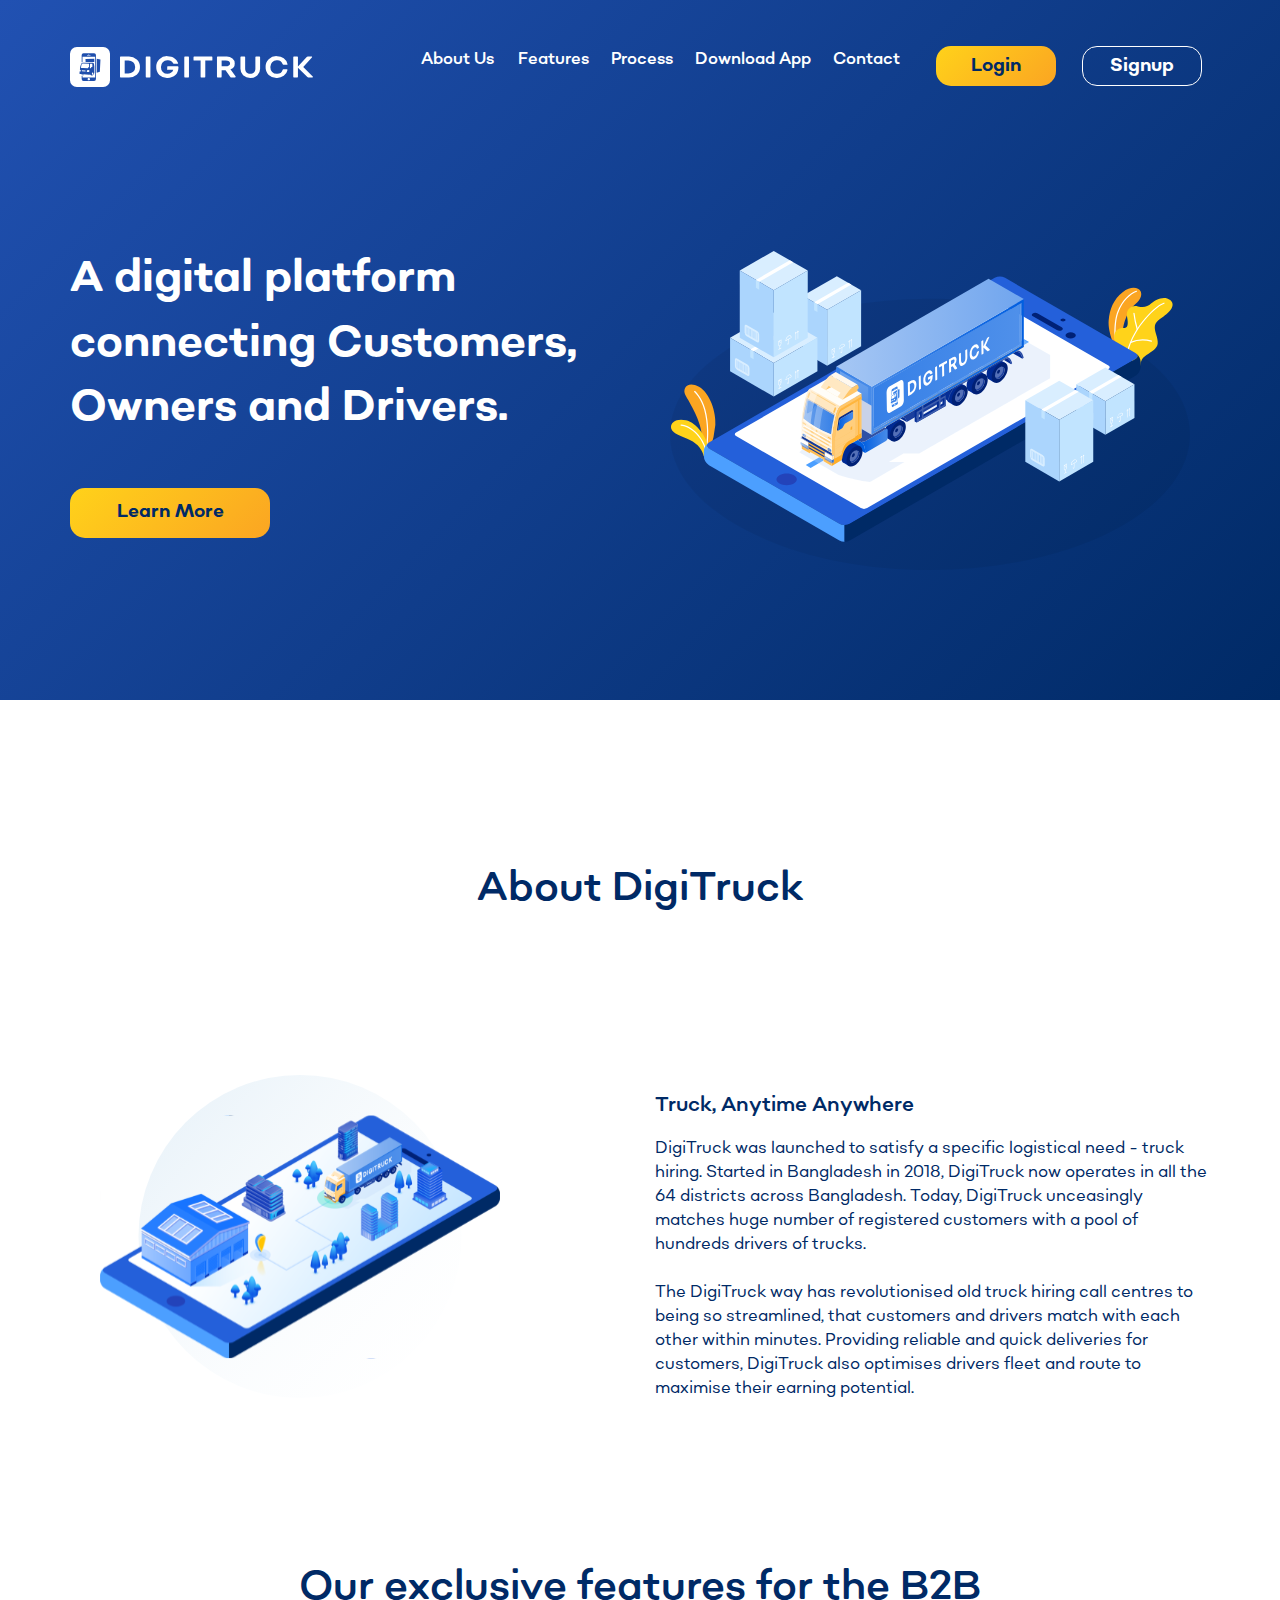
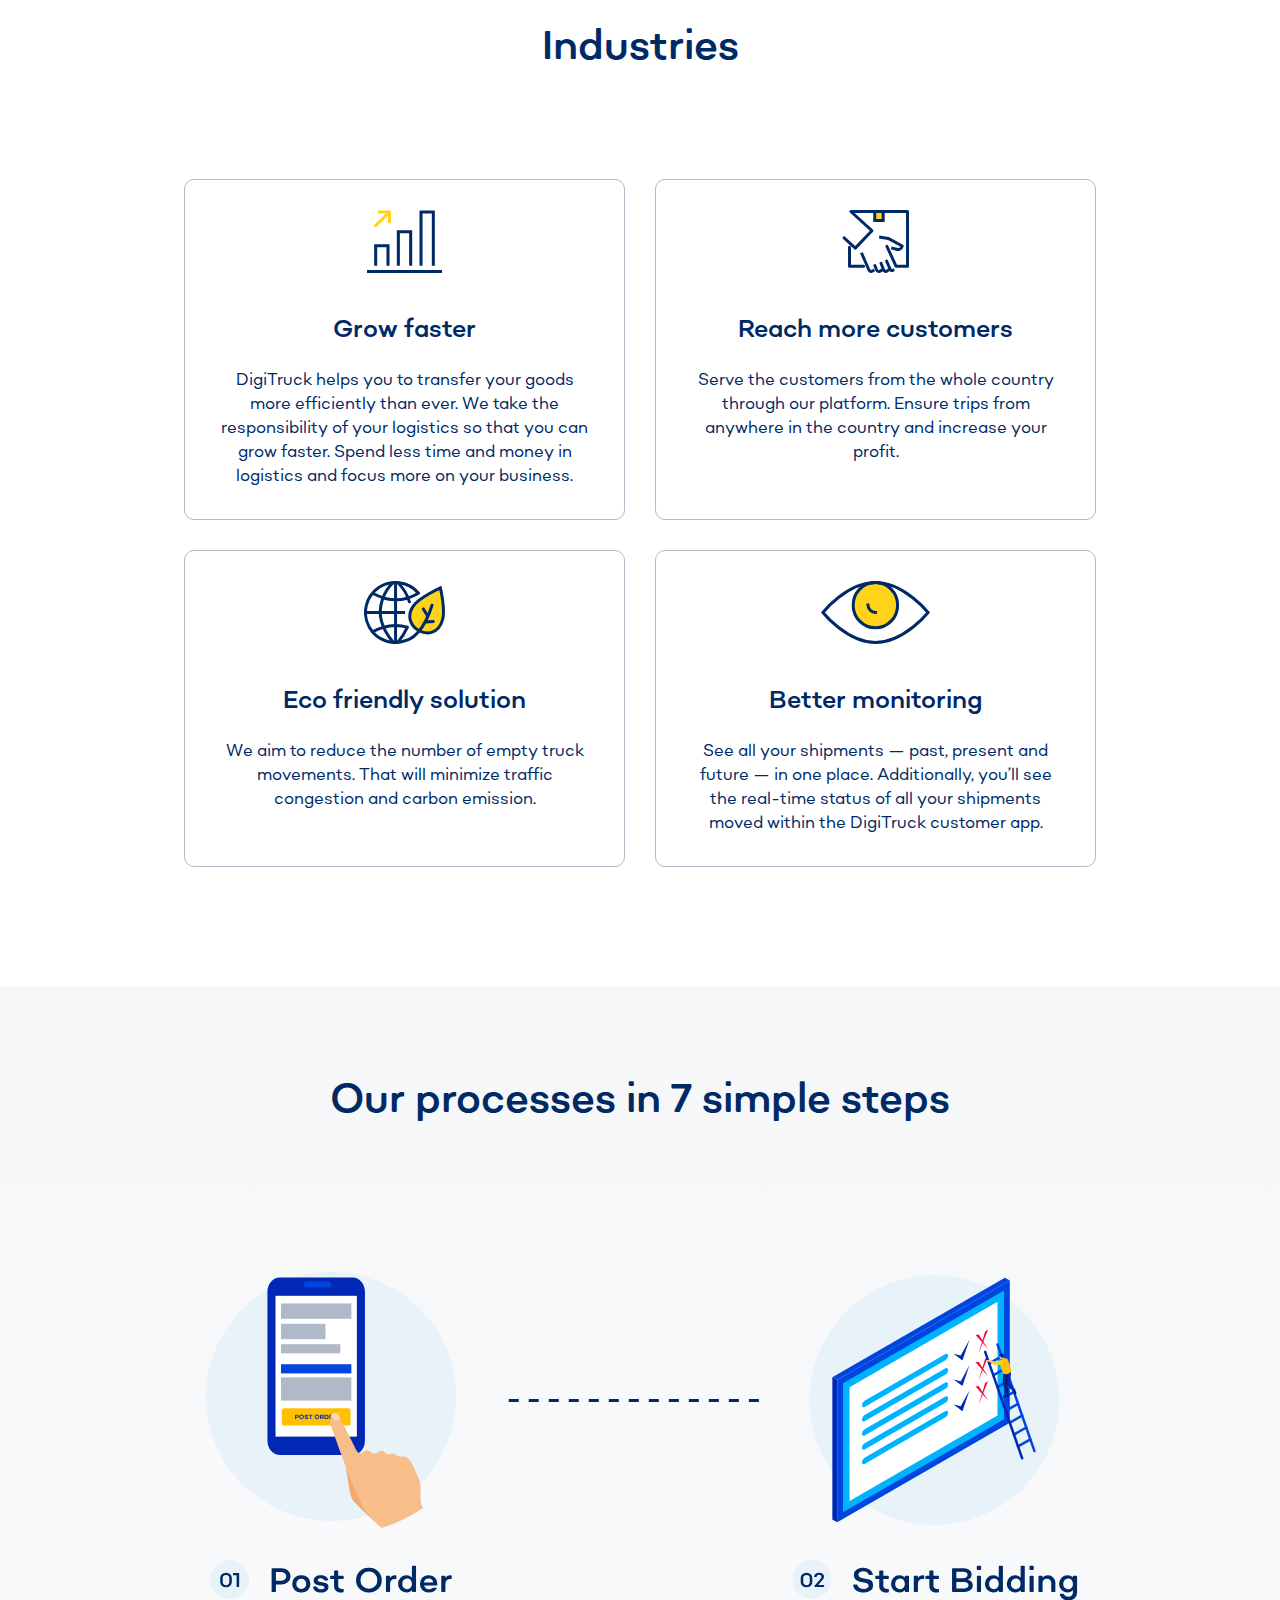
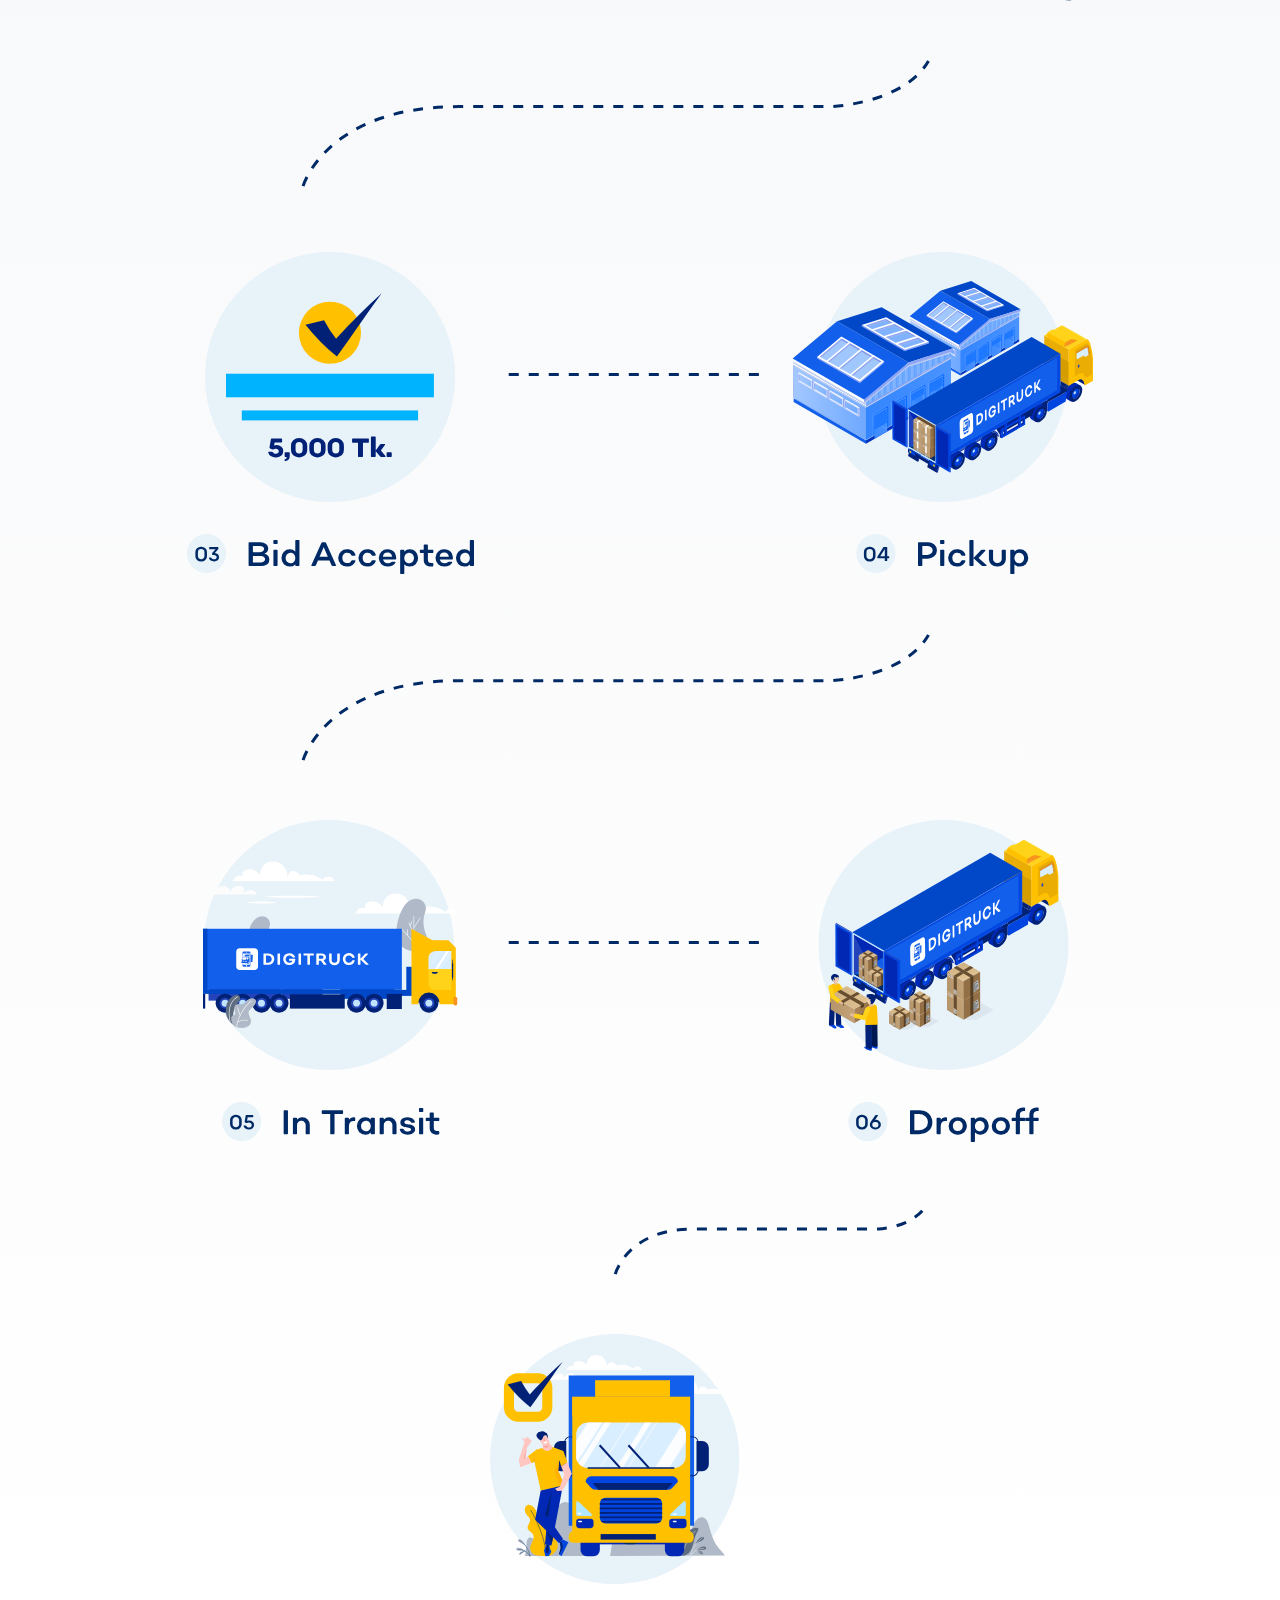
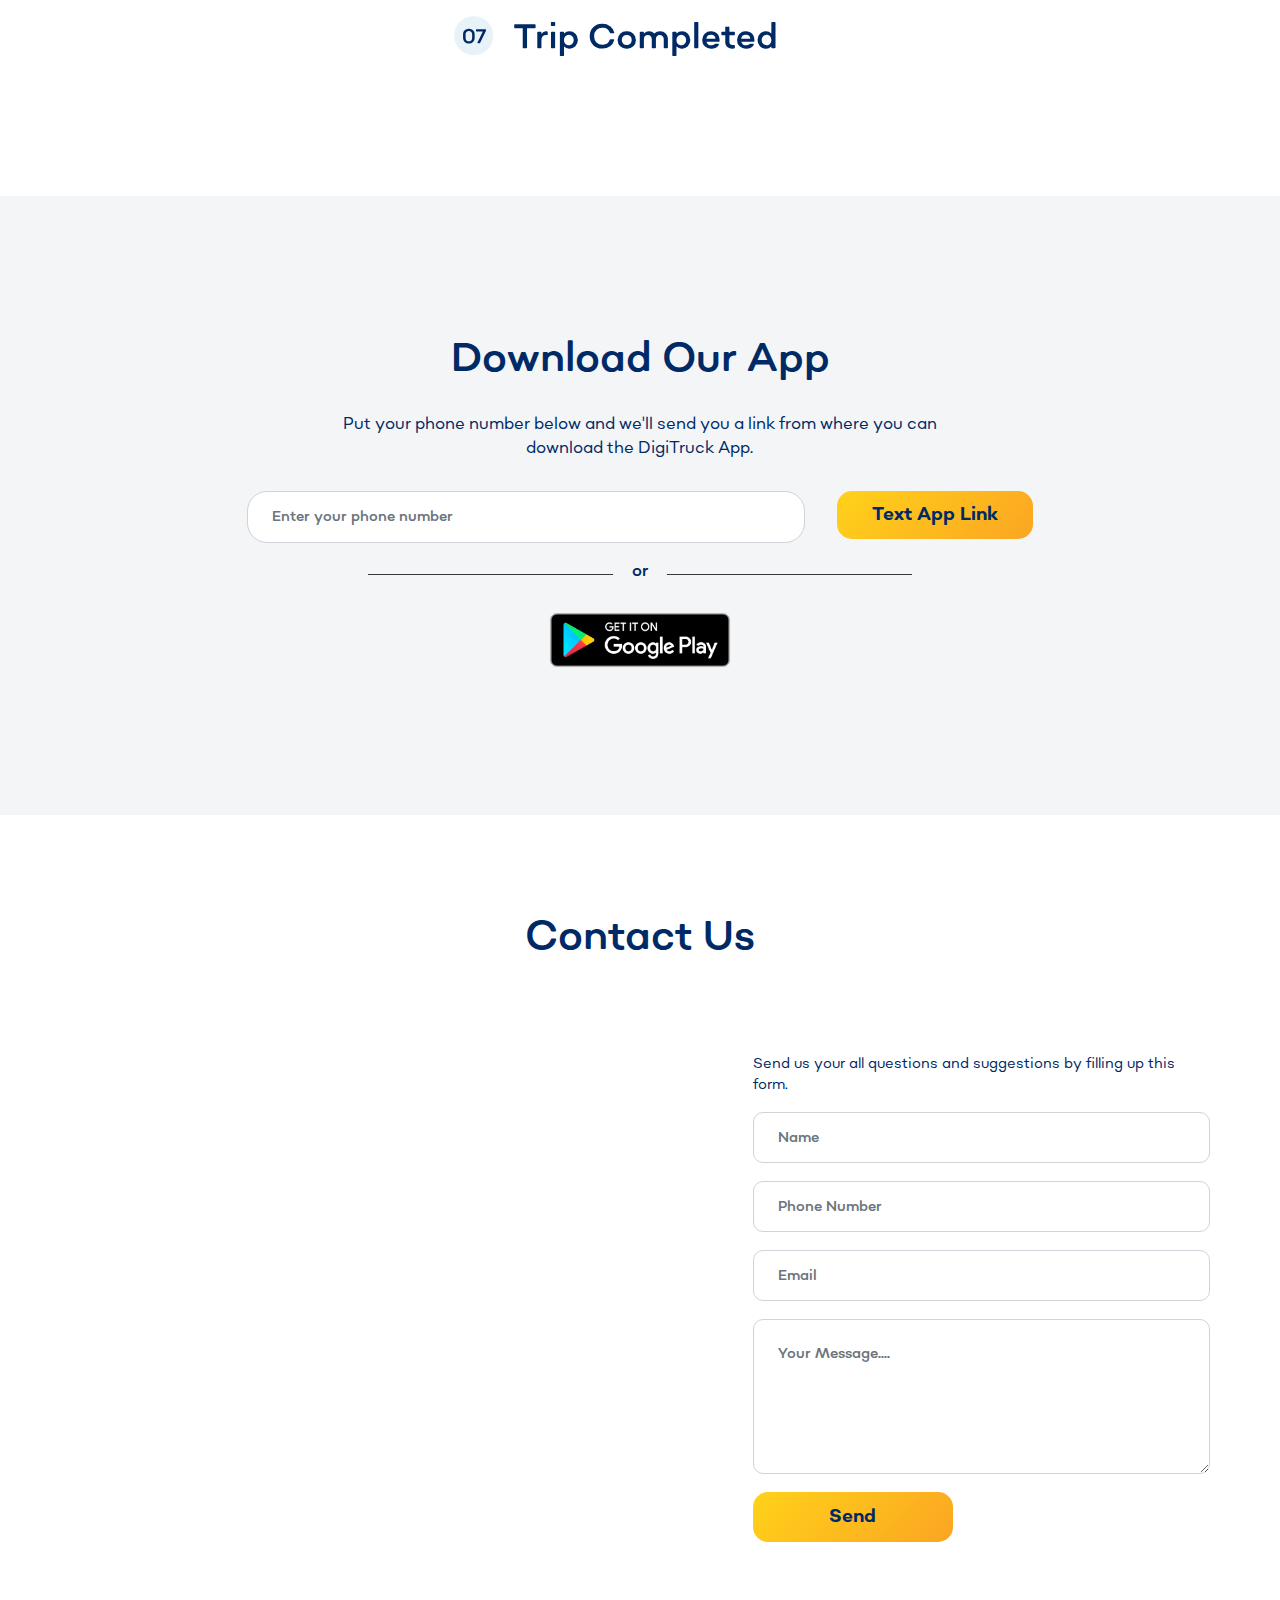
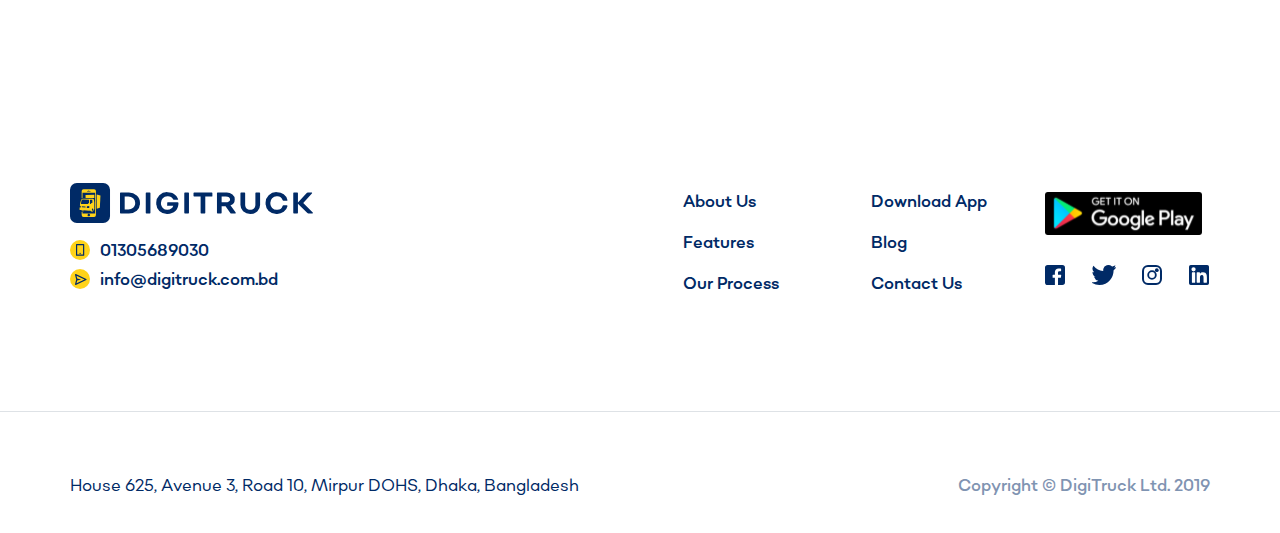
<file: DigiTruck_LandingPage/index.html>
<!doctype html>
<html lang="en">

<head>
    <!-- Required meta tags -->
    <meta charset="utf-8">
    <meta name="viewport" content="width=device-width, initial-scale=1, shrink-to-fit=no">

    <!-- Bootstrap CSS -->
    <link rel="stylesheet" href="BootstrapCSS/bootstrapCSS.css">
    <link rel="stylesheet" href="Style/CSS.css">
    <!-- <link rel="stylesheet" href="Style/font.css"> -->
    <link rel="shortcut icon" type="image/png" href="img/primary-icon.png">
    <!-- <link rel="stylesheet" href="https://cdnjs.cloudflare.com/ajax/libs/animate.css/3.7.2/animate.min.css"> -->

    <title>DigiTruck Bangladesh</title>
</head>

<body id="bd">
    <!--navbar-->
    <div class="gradient mb-5">
        <!-- <nav class="navbar navbar-expand-md navbar-light bg-light mb-3 fixed-top navbar-trans"> -->
        <nav class="navbar navbar-expand-xl navbar-light bg-light mb-3 navbar-trans">
            <div class="container">
                <a href="#index.html" class="navbar-brand mr-3">
                    <img src="img/brand.svg" class="brand">
                </a>

                <button class="navbar-toggler navbar-toggler-right collapsed" type="button" data-toggle="collapse" data-target="#navbarCollapse" aria-controls="navbarCollapse" aria-expanded="false" aria-label="Toggle navigation" id="navi-toggle">
                    <span class="my-1 mx-2 close" id="exe">
                        <img src="img/cross.svg">
                    </span>
                    <span class="navbar-toggler-i" id="hamber">
                        <img src="img/hamber.svg">
                    </span>
                </button>


                <div id="navigation-background">&nbsp;</div>

                <div class="collapse navbar-collapse" id="navbarCollapse">
                    <div class="navbar-nav ml-auto">
                        <a href="#About-Section" data-easing="easeInOutCubic"  class="nav-link active nav-texts link-hovering"
                            id="about5" data-toggle="collapse" data-target="#navbarCollapse" >About Us</a>
                        <a data-easing="easeInOutCubic" href="#Features-Section"
                            class="nav-link nav-texts navbar-element2 link-hovering" id="aboutF" data-toggle="collapse" data-target="#navbarCollapse">Features</a>
                        <a data-easing="easeInOutCubic" href="#Process-Section" id="aboutP"
                            class="nav-link nav-texts navbar-element3 link-hovering" data-toggle="collapse" data-target="#navbarCollapse">Process</a>
                        <a data-easing="easeInOutCubic" href="#Download-Section" id="aboutD"
                            class="nav-link nav-texts navbar-element3 link-hovering" data-toggle="collapse" data-target="#navbarCollapse">Download App</a>
                        <a data-easing="easeInOutCubic" href="#Contact-Section" id="aboutC"
                            class="nav-link nav-texts navbar-element3 link-hovering" data-toggle="collapse" data-target="#navbarCollapse">Contact</a>

                        <a data-easing="easeInOutCubic" href="https://dev-digitruck-customer-web.herokuapp.com" class="nav-link">
                            <button type="button"
                                    class="btn nav-button-login shadow-none">Login
                            </button>
                        </a>
                        <a data-easing="easeInOutCubic" href="https://dev-digitruck-customer-web.herokuapp.com/(login:register)" class="nav-link">
                            <button type="button"
                                    class="btn nav-button-signup shadow-none">Signup
                            </button>
                        </a>
                    </div>
                </div>
            </div>
        </nav>

        <!-- Header after Navbar-->
        <div class="container">
            <div class="row header--margin-body">
                <div class="col-sm-6 d-flex flex-column put-effort-body ">
                    <div class="header-title">
                        <p class="animated slideInUp faster large-text put-effort-text">A digital platform connecting Customers, Owners and Drivers.
                        </p>
                    </div>
                    <div class="header-button">
                        <a data-easing="easeInOutCubic" href="#About-Section">
                            <button type="button"
                                class="animated slideInUp fast btn learn-more shadow-none put-effort-button">Learn
                                More
                            </button>
                        </a>
                    </div>
                </div>
                <div class="col-sm-6 image-body ">
                    <img src="img/header-image.svg" class="animated slideInUp faster image">
                </div>
            </div>
        </div>
    </div>
    <!-- About Digi Truck-->
    <section id="About-Section">
        <div class="container">
            <p class="About-header-text text-center title">About DigiTruck</p>
            <div class="row About-body">
                <div class="col-sm-6 About-image-body">
                    <img src="img/AboutDigiTruck.svg" class="wow animated slideInUp fast About-image">
                </div>
                <div class="animated slideInUp faster col-sm-6 d-flex flex-column About-description">
                    <p class="Truck-Anytime">Truck, Anytime Anywhere</p>
                    <p class="About-text">DigiTruck was launched to satisfy a specific
                        logistical need - truck hiring. Started in Bangladesh in 2018, DigiTruck now operates
                        in
                        all the
                        64 districts across Bangladesh. Today, DigiTruck unceasingly matches huge number of registered
                        customers
                        with
                        a
                        pool of hundreds drivers of trucks.<br><br>

                        The DigiTruck way has revolutionised old truck hiring call centres to being so streamlined,
                        that
                        customers and drivers match with each other within minutes. Providing reliable and quick
                        deliveries for customers, DigiTruck also optimises drivers fleet and route to maximise their
                        earning
                        potential.</p>
                </div>
            </div>
        </div>
    </section>

    <!-- Exclusive Feature -->
    <style>
        /* Hide the images by default */
        .mySlides {
            display: none;
        }

        /* Add a pointer when hovering over the thumbnail images */
        .cursor {
            cursor: pointer;

        }


        /* Next & previous buttons */
        .prev,
        .next {
            cursor: pointer;
            width: 7%;
            padding-left: 3%;
            padding-top: 2%;
            padding-bottom: 2%;
            color: white;
            font-weight: bold;
            font-size: 20px;
            border-radius: 50%;
            user-select: none;
            -webkit-user-select: none;
        }

        /* Position the "next button" to the right */
        .next {
            right: 0;
            border-radius: 50%;
        }

        /* On hover, add a black background color with a little bit see-through */
        .prev:hover,
        .next:hover {
            background-color: rgba(246, 247, 249, 0.8);
            border: 1px solid black;
        }

        /* Add a transparency effect for thumnbail images */
        .demo {
            opacity: 0.6;
        }

        .active,
        .demo:hover {
            opacity: 1;
        }

        .slide-image {
            width: 871px;
            max-width: 100%;
            height: 405px;
            max-height: 100%;
        }

        .position-set {
            margin-left: 68px;
        }

        .slide-body {
            margin-top: 92px;
        }
    </style>
    <div class="container">
        <div id="Features-Section">
            <p class="Feature-head text-center title">Our exclusive features for the B2B Industries</p>
            <!-- Add these features -->
            <div class="Feature-body">
                <div class="B2B-body row">

                    <div class="col-xl-6 col-lg-6 col-md-6 col-sm-12 d-flex flex-column">
                        <div class="B2B-body__features-body">
                            <div class="features-body-container">
                                <img src="img/b2b1.svg" class="b2b-image">
                                <div class="feature-title">Grow faster</div>
                                <div class="feature-description">DigiTruck helps you to transfer your goods more efficiently than
                                    ever. We take the responsibility of your logistics so that you can grow faster. Spend less time
                                    and money in logistics and focus more on your business.</div>
                            </div>
                        </div>
                    </div>

                    <div class="col-xl-6 col-lg-6 col-md-6 col-sm-12 d-flex flex-column">
                        <div class="B2B-body__features-body b2b-rows">
                            <div class="features-body-container">
                                <img src="img/b2b2.svg" class="b2b-image">
                                <div class="feature-title">Reach more customers</div>
                                <div class="feature-description">Serve the customers from the whole country through our platform. Ensure
                                    trips from anywhere in the country and increase your profit.</div>
                            </div>
                        </div>
                    </div>

                </div>

                <div class="B2B-body row">

                    <div class="col-xl-6 col-lg-6 col-md-6 col-sm-12 d-flex flex-column">
                        <div class="B2B-body__features-body">
                            <div class="features-body-container">
                                <img src="img/b2b3.svg" class="b2b-image">
                                <div class="feature-title">Eco friendly solution</div>
                                <div class="feature-description">We aim to reduce the number of empty truck movements. That
                                    will minimize traffic congestion and carbon emission.</div>
                            </div>
                        </div>
                    </div>

                    <div class="col-xl-6 col-lg-6 col-md-6 col-sm-12 d-flex flex-column">
                        <div class="B2B-body__features-body b2b-rows">
                            <div class="features-body-container">
                                <img src="img/b2b4.svg" class="b2b-image">
                                <div class="feature-title">Better monitoring</div>
                                <div class="feature-description">See all your shipments — past, present and future — in
                                    one place. Additionally, you’ll see the real-time status of all your shipments moved
                                    within the DigiTruck customer app.</div>
                            </div>
                        </div>
                    </div>

                </div>
            </div>

        </div>

    </div>

    <!-- Process -->
    <div class="process-background" id="Process-Section">
        <div class="container">
            <p class="process-title text-center title">Our processes in 7 simple steps</p>
            <div class="process-wrapper">
                <img class="img-fluid" src="img/total processes.svg" alt="Total Process">
            </div>
        </div>
    </div>

    <!-- Download our App -->
    <div class="download-container">
        <div class="container" id="Download-Section">
            <div class="">
                <p class="title text-center Download-head">Download Our App</p>
                <p class="download-text text-center">Put your phone number below and we'll send you a link from where
                    you
                    can download the DigiTruck App.</p>
                <div class="download-input-box row">
                    <input type="tel"
                        class="col-sm-9 p-1 download-phone px-4 input-placeholder form-control shadow-none"
                        placeholder="Enter your phone number" id="border-radius">
                    <button type="button" class="btn learn-more shadow-none col-sm-3" id="download-button">Text
                        App Link</button>
                </div>
                <div class="d-flex flex-row align-self-center or-body">
                    <div class="bg-dark line-or or--first-line"></div>
                    <p class="text or-space">or</p>
                    <div class="bg-dark line-or or-space"></div>
                </div>
                <div class="google-play-body">
                    <a href="https://play.google.com/store/apps/details?id=com.digitruck.partner"><img src="img/google-play.svg"
                            class="google-play img-fluid"></a>
                </div>
            </div>
        </div>
    </div>


    <!-- Contact Us -->
    <div class="container contact-body" id="Contact-Section">
        <div class="">
            <p class="title text-center contact-title">Contact Us</p>
            <div class="row map-input-box">
                <div class="col-sm-7 map">
                    <iframe
                        src="https://www.google.com/maps/embed?pb=!1m18!1m12!1m3!1d3649.4622313884556!2d90.36491421414479!3d23.837714691353902!2m3!1f0!2f0!3f0!3m2!1i1024!2i768!4f13.1!3m3!1m2!1s0x3755c15be6719cf3%3A0xc27d15d21670534e!2sDigiTruck+Limited!5e0!3m2!1sen!2sbd!4v1566199648711!5m2!1sen!2sbd"
                        width="100%" height="487" frameborder="0" style="border:0" allowfullscreen></iframe>
                </div>
                <div class="col-sm-5">
                    <div class="map-input-direction">
                        <p class="small-text">Send us your all questions and suggestions by filling up this form.</p>
                    </div>
                    <input type="text" placeholder="Name"
                        class="contact-name contact-input p-4 input-placeholder form-control shadow-none">
                    <input type="tel" placeholder="Phone Number"
                        class="contact-number contact-input p-4 input-placeholder form-control shadow-none">
                    <input type="email" placeholder="Email"
                        class="contact-number contact-input p-4 input-placeholder form-control shadow-none">
                    <textarea placeholder="Your Message...."
                        class="contact-number message-area p-4 input-placeholder form-control shadow-none"></textarea>
                    <button class="btn learn-more Contact-send shadow-none">Send</button>
                </div>
            </div>
        </div>
    </div>

    <!-- Footer -->
    <div class="container footer-body">
        <div class="row">

            <!-- Logo & contact -->
            <div class="col-sm-6 d-flex flex-column  logo-contact-body">
                <div class="footer__logo ">
                    <img src="img/footer-logo.svg" class="img-fluid">
                </div>
                <div class="row footer__contact footer__contact--margin-left ">
                    <div><img src="img/phone.svg"></div>
                    <div>
                        <p class="text num-email">01305689030</p>
                    </div>
                </div>
                <div class="row footer__contact--margin-left info-digi ">
                    <div><img src="img/email.svg"></div>
                    <div>
                        <p class="text num-email">info@digitruck.com.bd</p>
                    </div>
                </div>
            </div>

            <p class="col-md-6 location location-first">House 625, Avenue 3, Road 10, Mirpur DOHS, Dhaka, Bangladesh</p>
            <div class="mild-line"></div>

            <!-- Features -->
            <div class="col-sm-4  features-parent-body">
                <div class="d-flex flex-row justify-content-around feature-body">
                    <div class="d-flex flex-column feature-first-column">
                        <div class="first-feature">
                            <a data-easing="easeInOutCubic" href="#About-Section" id="remove">
                                <p class="text feature-link link-hovering">About Us</p>
                            </a>
                        </div>
                        <div class="blog">
                            <a data-easing="easeInOutCubic" href="#Features-Section" id="remove">
                                <p class="text feature-link link-hovering">Features</p>
                            </a>
                        </div>
                        <div class="blog">
                            <a data-easing="easeInOutCubic" href="#Process-Section" id="remove">
                                <p class="text feature-link link-hovering">Our Process</p>
                            </a>
                        </div>
                    </div>
                    <div class="d-flex flex-column feature__second-column">
                        <div class="first-feature">
                            <a data-easing="easeInOutCubic" href="#Download-Section" id="remove">
                                <p class="text feature-link link-hovering">Download App</p>
                            </a>
                        </div>
                        <div class="blog">
                            <a data-easing="easeInOutCubic" href="#Contact-Section" id="remove">
                                <p class="text feature-link link-hovering">Blog</p>
                            </a>
                        </div>
                        <div class="blog">
                            <a data-easing="easeInOutCubic" href="#Contact-Section" id="remove">
                                <p class="text feature-link link-hovering">Contact Us</p>
                            </a>
                        </div>
                    </div>
                </div>
            </div>

            <!-- Social -->
            <div class="col-sm-2">
                <div class="d-flex flex-column social-body">
                    <div class="playstore-body">
                        <a href="https://play.google.com/store/apps/details?id=com.digitruck.partner">
                            <img src="img/playstore.svg" class="playstore img-fluid">
                        </a>
                    </div>
                    <div class="d-flex flex-row justify-content-center footer-icon">
                        <div>
                            <a
                                href="https://web.facebook.com/digitruck.bd/?eid=ARAHNd976hka6XdoeY9sEeWUcD-SuLLhl5GUNoxuB7IJd7nonLCkQY53XQwr99wMw3DA-gvFG2DgDrDT&timeline_context_item_type=intro_card_work&timeline_context_item_source=100010260091360&fref=tag">
                                <img src="img/fb.svg" class="facebook">
                            </a>
                        </div>
                        <div class="footer-icon--margin-left">
                            <a href="https://twitter.com/DigiTruckBD">
                                <img src="img/twi.svg">
                            </a>
                        </div>
                        <div class="footer-icon--margin-left">
                            <a href="https://www.instagram.com/digitruck.bd/">
                                <img src="img/insta.svg">
                            </a>
                        </div>
                        <div class="footer-icon--margin-left">
                            <a href="https://bd.linkedin.com/company/digitruck-bangladesh">
                                <img src="img/in.svg">
                            </a>
                        </div>
                    </div>
                </div>
            </div>
        </div>
    </div>
    <!-- copyright -->
    <div class="bg-dark border-top copy-right"></div>
    <div class="container">
        <div class="d-flex flex-row row copyright-body">
            <p class="col-md-6 location first location-second">House 625, Avenue 3, Road 10, Mirpur DOHS, Dhaka,
                Bangladesh</p>
            <p class="col-md-6 copyright">Copyright © DigiTruck Ltd. 2019</p>
        </div>
    </div>

    <!-- Optional JavaScript -->
    <!-- jQuery first, then Popper.js, then Bootstrap JS -->
    <script src="JS/JS1.js"></script>
    <script src="JS/JS2.js"></script>
    <script src="JS/JS3.js"></script>
    <script src="JS/smooth-scroll.polyfills.js"></script>
    <script src="JS/custom.js"></script>
    <!-- <script src="https://cdnjs.cloudflare.com/ajax/libs/wow/1.1.2/wow.min.js"></script> -->

</html>
</file>
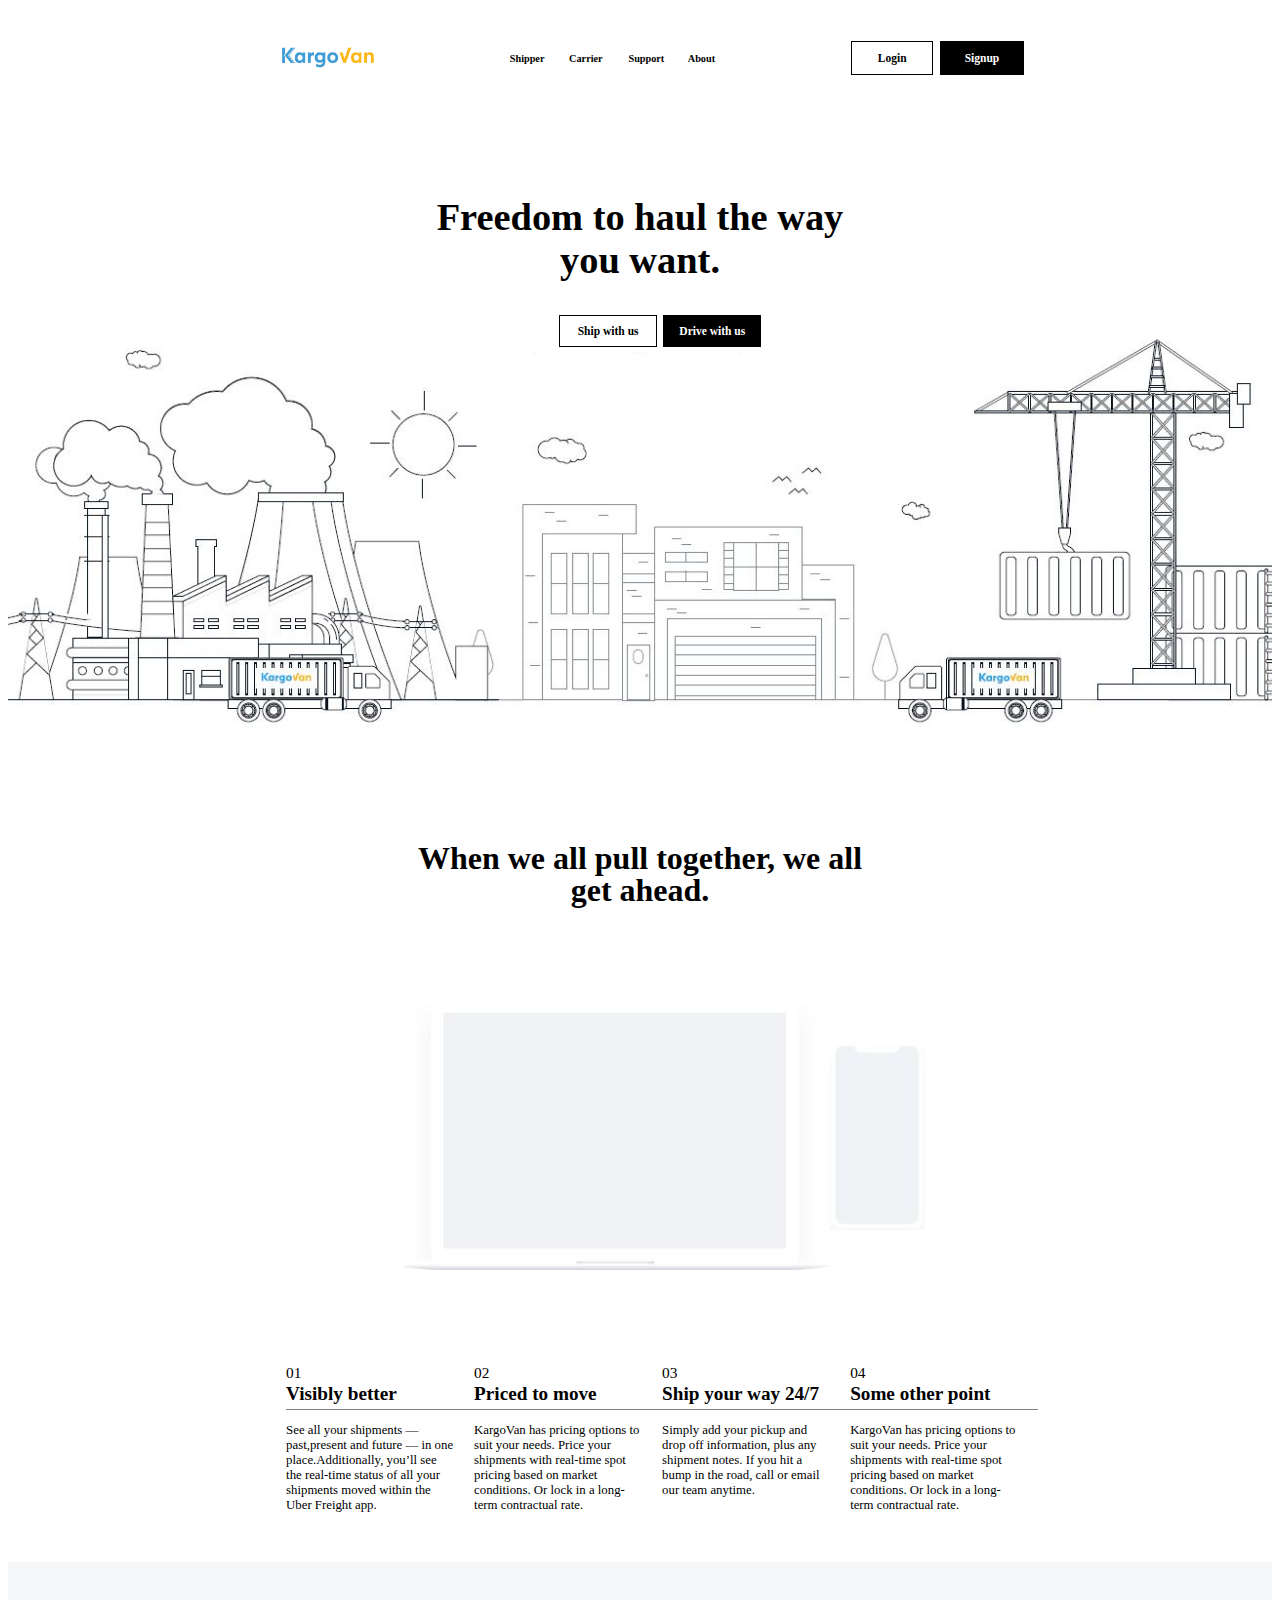
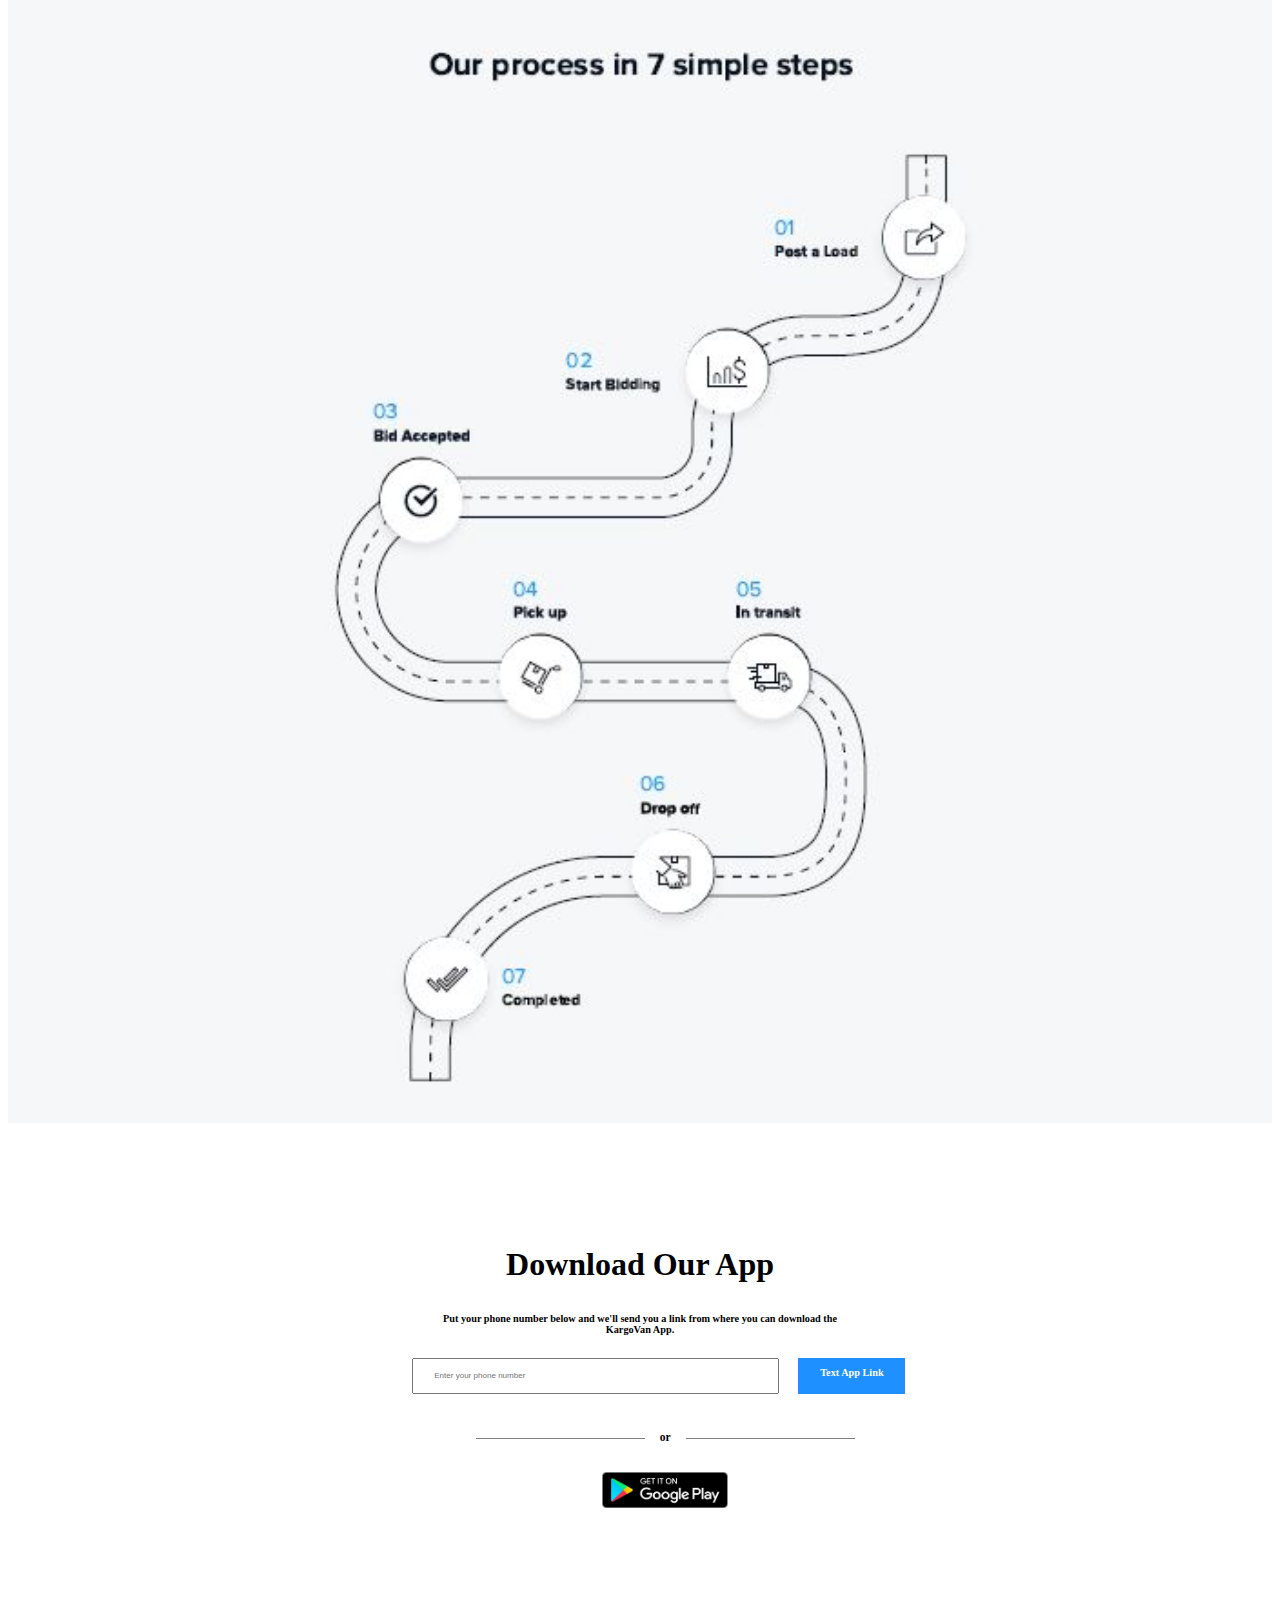
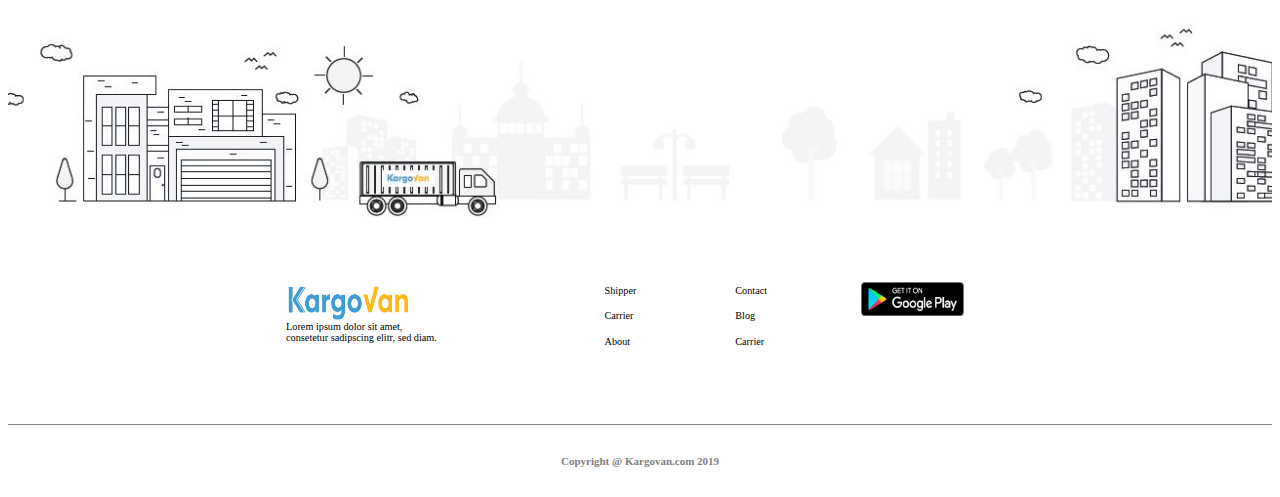
<file: KargoVan_LandingPage/index.html>
<!DOCTYPE html>
<html>
<head>
    <link rel="stylesheet" href="https://use.fontawesome.com/releases/v5.7.0/css/all.css" integrity="sha384-lZN37f5QGtY3VHgisS14W3ExzMWZxybE1SJSEsQp9S+oqd12jhcu+A56Ebc1zFSJ" crossorigin="anonymous">
    <link rel="stylesheet" type="text/css" href="CSS.css">
</head>
<body>
<!--Header start-->


<div style="width: 58.7%; height: 100px; margin-left: 21.5%; margin-right: 19.8%;display: flex; flex-direction: row;">
    <div style="height: 100px; width: 31%;">
        <img src="images/img6.jpg" style="width: 42%;height: 23px; margin-top: 37px;">
    </div>
    <div  style="height: 100px; width: 8%;">
        <a href="#" style="text-decoration: none; color: black; font-size: .8vw; font-weight: bolder; vertical-align: -40px;">Shipper</a>
    </div>
    <div  style="height: 100px; width: 8%;">
        <a href="#" style="text-decoration: none; color: black; font-size: .8vw; font-weight: bolder; vertical-align: -40px;">Carrier</a>
    </div>
    <div  style="height: 100px; width: 8%;">
        <a href="#" style="text-decoration: none; color: black; font-size: .8vw; font-weight: bolder; vertical-align: -40px;">Support</a>
    </div>
    <div  style="height: 100px; width: 22%;">
        <a href="#" style="text-decoration: none; color: black; font-size: .8vw; font-weight: bolder; vertical-align: -40px;">About</a>
    </div>
    <div  style="height: 100px; width: 12%;">
        <a href="#" style="color: black; border: 1px solid black; font-weight: bolder; font-size: .9vw; text-decoration: none; text-align: center; vertical-align: -40px; padding-top: 10px; padding-bottom: 10px; padding-left: 29%; padding-right: 29%;">Login</a>
    </div>
    <div  style="height: 100px; width: 11%;">
        <a href="#" style="color: white; background-color: black; border: 1px solid black; font-weight: bolder; font-size: .9vw; text-decoration: none; text-align: center; vertical-align: -40px; padding-top: 10px; padding-bottom: 10px; padding-left: 29%; padding-right: 29%;">Signup</a>
<!--        <a href="#" style="color: white; background-color: black; font-weight: bolder; font-size: .9vw; text-align: center;  text-decoration: none; vertical-align: -40px; padding-top: 10px; padding-bottom: 10px; padding-left: 30%; padding-right: 29%;">Signup</a>-->
    </div>
</div>
<!--Header Ended-->


<h1 style="text-align: center; font-size: 3vw; margin-top: 87px; width: 100%;">Freedom to haul the way</h1>
<h1 style="text-align: center; font-size: 3vw; margin-top: -2.1%; width: 100%;"> you want.</h1>
<div style=" position: relative;">
    <img src="images/Capture.JPG" style="width: 100%;">
    <div style="position: absolute; width: 40%; float: left; height: 10%; background-color: white; margin-left: 30%; top: 0%;">
        <a href="#" style="position: absolute; color: black; border: 1px solid black; font-weight: bolder; font-size: .9vw; text-decoration: none; margin-left: 34%; margin-top: 1.4%; height: 38%; width: 19%; text-align: center; padding-top: 1.7%; padding-bottom: 1%;">Ship with us</a>
        <a href="#" style="position: absolute; color: white; border: 1px solid black; font-weight: bolder; font-size: .9vw; text-decoration: none; margin-left: 54.6%; margin-top: 1.4%; height: 38%; width: 19%; text-align: center; padding-top: 1.7%; padding-bottom: 1%; background-color: black;">Drive with us</a>
    </div>
</div>
<h1 style="text-align: center; font-size: 2.5vw; margin-top: 90px;">When we all pull together, we all</h1>
<h1 style="text-align: center; font-size: 2.5vw; margin-top: -2.1%;">get ahead.</h1>

<div style="display: flex; flex-direction: row; align-items: center; margin-top: 90px; margin-left: 24.5%; width: 54%; height: 275px; cursor: pointer;">
    <i class="fas fa-chevron-left icon_hov" onclick="pressed(-1)" style="font-size: 1vw;"></i>
    <div class="image" style="margin-left: 12.5%; height: 266px; width: 90%; background-color: dodgerblue;">
        <img src="images/img1.jpg" style="width: 100%; height: 100%;">
    </div>
    <div class="image" style="width: 20%; background-color: crimson; height: 186px; ">
        <img src="images/img2.jpg" style="width: 100%; height: 100%;">
    </div>
    <i class="fas fa-chevron-right icon_hov" onclick="pressed(1)" style="margin-left: 11%; font-size: 1vw; cursor: pointer;"></i>
</div>


<script>
    var slides = document.getElementsByClassName("image");
    loadTime();
    function loadTime()
    {
        slides[0].style.display = 'block';
        slides[0].style.width = '90%';
        slides[0].style.height = '266px';

        slides[1].style.display = 'block';
        slides[1].style.width = '20%';
        slides[1].style.height = '186px';
    }
    var present = 0;                 //This present is global variable
    function pressed(n) {
        present = present + n;
        if (present < 0)
        {
            present = 1;
            slides[present].style.display = 'block';
            slides[present].style.width = '30%';
            slides[present].style.height = '266px';

            slides[present-1].style.display = 'block';
            slides[present-1].style.width = '60%';
            slides[present-1].style.height = '156px';
        }
        if (present > 1)
        {
            present = 0;
            slides[present].style.display = 'block';
            slides[present].style.width = '90%';
            slides[present].style.height = '266px';

            slides[present+1].style.display = 'block';
            slides[present+1].style.width = '20%';
            slides[present+1].style.height = '186px';
        }
        if (present == 1) 
        {
            slides[present].style.display = 'block';
            slides[present].style.width = '30%';
            slides[present].style.height = '266px';

            slides[present-1].style.display = 'block';
            slides[present-1].style.width = '60%';
            slides[present-1].style.height = '156px';
        }
        if (present == 0)
        {
            slides[present].style.display = 'block';
            slides[present].style.width = '90%';
            slides[present].style.height = '266px';

            slides[present+1].style.display = 'block';
            slides[present+1].style.width = '20%';
            slides[present+1].style.height = '186px';
        }
    }
</script>


<div style="display: flex; flex-direction: row; margin-top: 75px; height: 100px; width: 59.5%; margin-left: 22%; margin-right: 18.5%">
    <div style="width: 25%; height: 190px; display: flex; flex-direction: column; cursor: pointer;" class="parent">
        <p class="hov" style="font-size: 1.2vw">01</p>
        <h3 class="hover1" style="margin-top: -8%; font-size: 1.5vw">Visibly better</h3>
        <div class="hover2" style="height: 1px; width: 100%; background-color: grey; margin-top: -8%;" onmouseover="this.style.backgroundColor='black';" onmouseout="this.style.backgroundColor='gray';"></div>
        <p style="margin-right: 20px; font-size: 1vw;">See all your shipments — past,present and future — in one place.Additionally, you’ll see the real-time status of all your shipments moved within the Uber Freight app.</p>
    </div>
    <div style="width: 25%; height: 190px; display: flex; flex-direction: column; cursor: pointer;" class="parent">
        <p class="hov" style="font-size: 1.2vw">02</p>
        <h3 class="hover1" style="margin-top: -8%; font-size: 1.5vw">Priced to move</h3>
        <div class="hover2" style="height: 1px; width: 100%; background-color: grey; margin-top: -8%;" onmouseover="this.style.backgroundColor='black';" onmouseout="this.style.backgroundColor='gray';"></div>
        <p style="margin-right: 20px; font-size: 1vw;">KargoVan has pricing options to suit
            your needs. Price your shipments with
            real-time spot pricing based on market
            conditions. Or lock in a long-term
            contractual rate.</p>
    </div>
    <div style="width: 25%; height: 190px; display: flex; flex-direction: column; cursor: pointer;" class="parent">
        <p class="hov" style="font-size: 1.2vw">03</p>
        <h3 class="hover1" style="margin-top: -8%; font-size: 1.5vw">Ship your way 24/7</h3>
        <div class="hover2" style="height: 1px; width: 100%; background-color: grey; margin-top: -8%;" onmouseover="this.style.backgroundColor='black';" onmouseout="this.style.backgroundColor='gray';"></div>
        <p style="margin-right: 20px; font-size: 1vw;">Simply add your pickup and drop off
            information, plus any shipment notes.
            If you hit a bump in the road, call or
            email our team anytime.</p>
    </div>
    <div style="width: 25%; height: 190px; display: flex; flex-direction: column; cursor: pointer;" class="parent">
        <p class="hov" style="font-size: 1.2vw">04</p>
        <h3 class="hover1" style="margin-top: -8%; font-size: 1.5vw">Some other point</h3>
        <div style="height: 1px; width: 100%; background-color: grey; margin-top: -8%;" onmouseover="this.style.backgroundColor='black';" onmouseout="this.style.backgroundColor='gray';"></div>
        <p style="margin-right: 20px; font-size: 1vw;">KargoVan has pricing options to suit
            your needs. Price your shipments with
            real-time spot pricing based on market
            conditions. Or lock in a long-term
            contractual rate.</p>
    </div>
</div>

<img src="images/img3.jpg" style="margin-top: 113px; width: 100%;">

<h1 style="text-align: center; margin-top: 119px; font-size: 2.5vw;">Download Our App</h1>
<p style="text-align: center; width: 420px; font-size: 0.8vw; margin-left: auto; margin-right: auto; font-weight: bold; margin-top: 30px;">Put your phone number below and we'll send you a link from where you can download the KargoVan App.</p>
<div style=" display: flex; flex-direction: row; margin-top: 23px; width: 39%; margin-left: 32%;">
    <input type="text" placeholder="Enter your phone number" style=" width: 70%; height: 30px; font-size: .63vw; padding-left: 4%">
    <a href="#" style="background-color: dodgerblue; text-decoration: none; color: white; margin-left: 4%; width: 22%;font-size: .8vw; font-weight: bold; text-align: center; padding-top: 2%; padding-bottom: 2%; ">Text App Link</a>
</div>
<div class="divider">
    <div style="width: 170px; height: 1px; background-color: grey;"></div>
    <p style="margin-left: 15px; font-weight: bold; font-size: .9vw; margin-top: 7px;">or</p>
    <div style="width: 170px; margin-left: 15px; height: 1px; background-color: grey;"></div>
</div>
<a href="#"><img src="images/img4.jpg" style="margin-left: 47%;
    width: 10%;
    height: 36px;
    margin-top: 18px;"></a>
<img src="images/img5.jpg" style="width: 100%; margin-top: 17px;">


<div class="beforeFooter">
    <div class="beforeFooterFirstColumn">
        <div class="beforeFooterFirstColumnImage"><img src="images/img6.jpg" class="lastKargoImage"></div>
        <div class="beforeFooterFirstColumnText">Lorem ipsum dolor sit amet,    consetetur sadipscing elitr, sed diam.</div>
    </div>
    <div class="beforeFooterSecondColumn">
        <div class="beforeFooterSecondColumnShipper"><a href="#" class="beforeFooterSecondColumnShipperAnchor">Shipper</a></div>
        <div class="beforeFooterSecondColumnShipper"><a href="#" class="beforeFooterSecondColumnShipperAnchor">Carrier</a></div>
        <div class="beforeFooterSecondColumnShipper"><a href="#" class="beforeFooterSecondColumnShipperAnchor">About</a></div>
    </div>
    <div class="beforeFooterThirdColumn">
        <div class="beforeFooterSecondColumnShipper"><a href="#" class="beforeFooterSecondColumnShipperAnchor">Contact</a></div>
        <div class="beforeFooterSecondColumnShipper"><a href="#" class="beforeFooterSecondColumnShipperAnchor">Blog</a></div>
        <div class="beforeFooterSecondColumnShipper"><a href="#" class="beforeFooterSecondColumnShipperAnchor">Carrier</a></div>
    </div>
    <div class="beforeFooterFourthColumn">
        <div class="beforeFooterFourthColumnImg"><img src="images/img4.jpg" class="SecondGooglePlayImg"></div>
        <div class="beforeFooterFourthColumnSecondRow">
            <a href="#" class="iconFacebook"><i class="fab fa-facebook-square"></i></a>
            <a href="#" class="iconLast"><i class="fab fa-twitter"></i></a>
            <a href="#" class="iconLast"><i class="fas fa-key"></i></a>
            <a href="#" class="iconLast exceptional"><i class="fab fa-linkedin iconLast"></i></a>
        </div>
    </div>
</div>




<div style="width: 100%; height: 1px; background-color: grey; margin-top: 66px;"></div>
<p style="margin-top: 30px; text-align: center; font-weight: bolder; font-size: 11px;color: grey; margin-bottom: 30px;">Copyright @ Kargovan.com 2019</p>

</body>
</html>
</file>
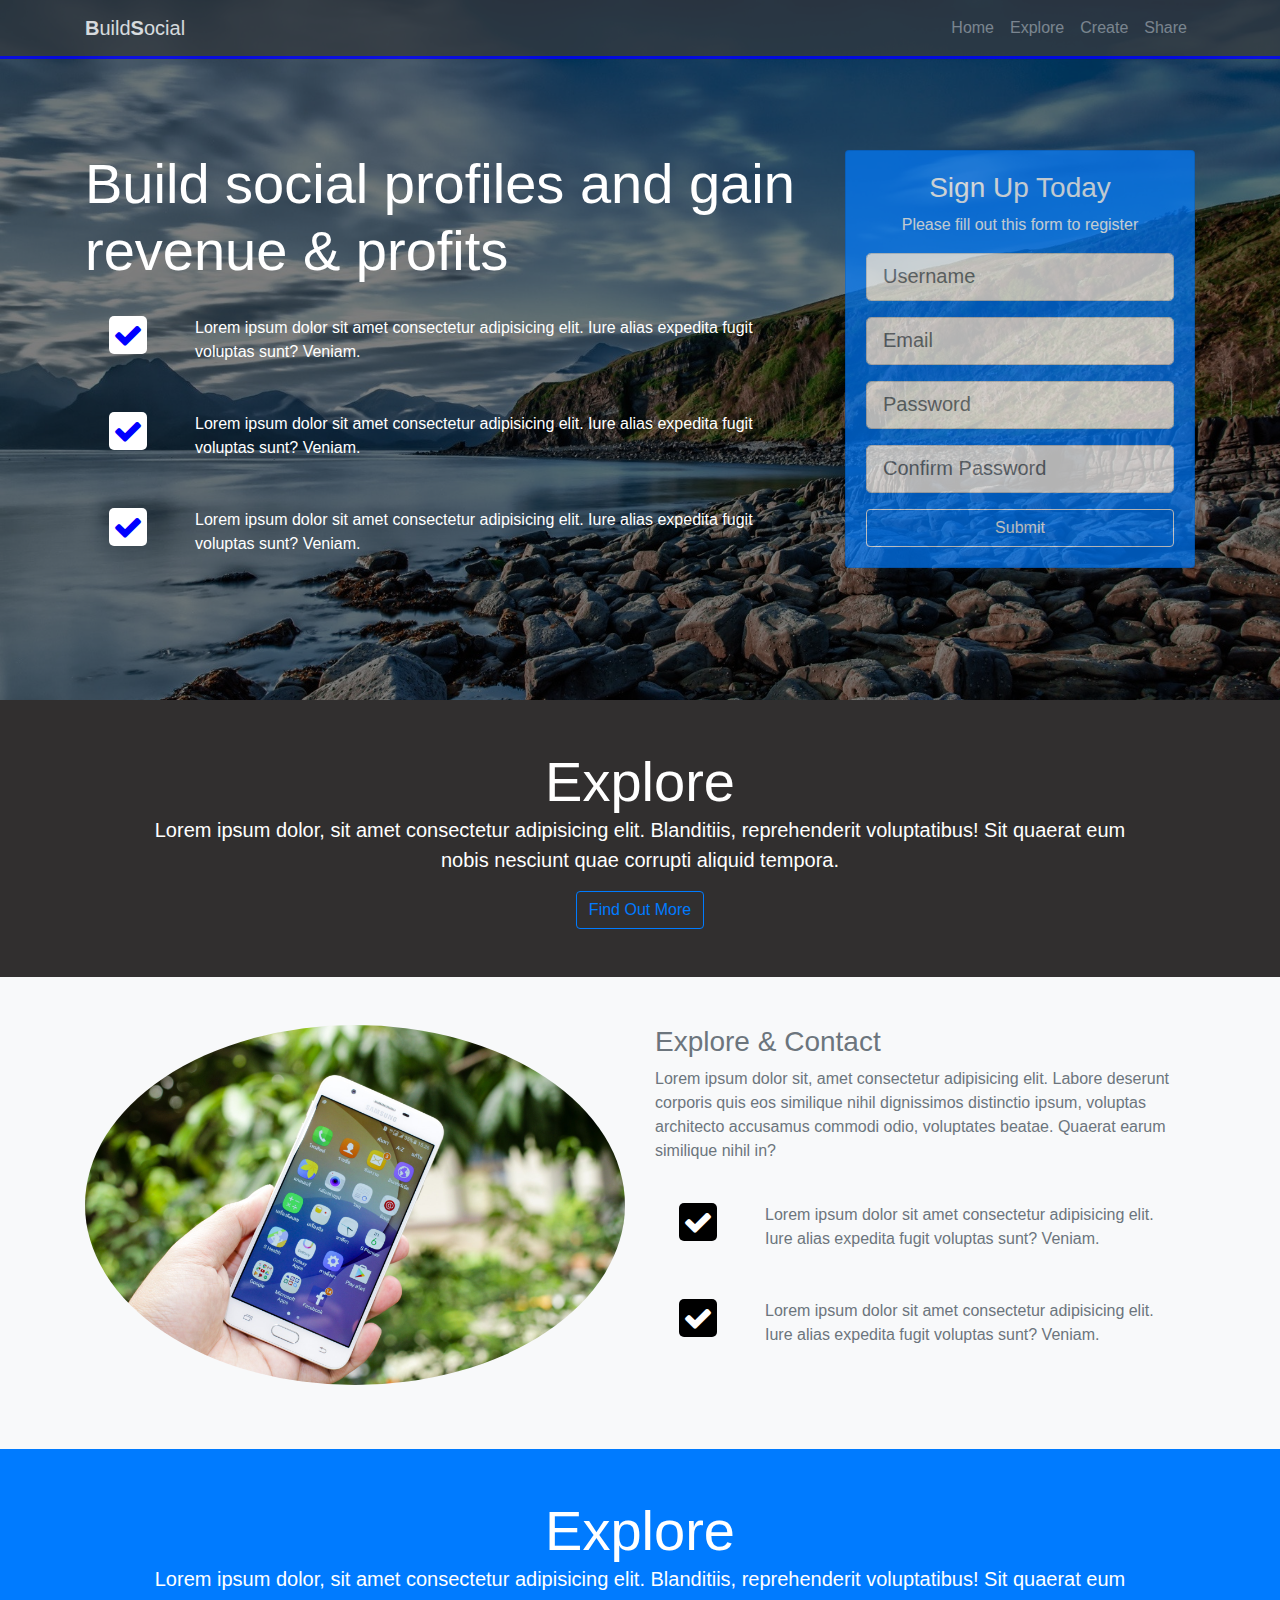
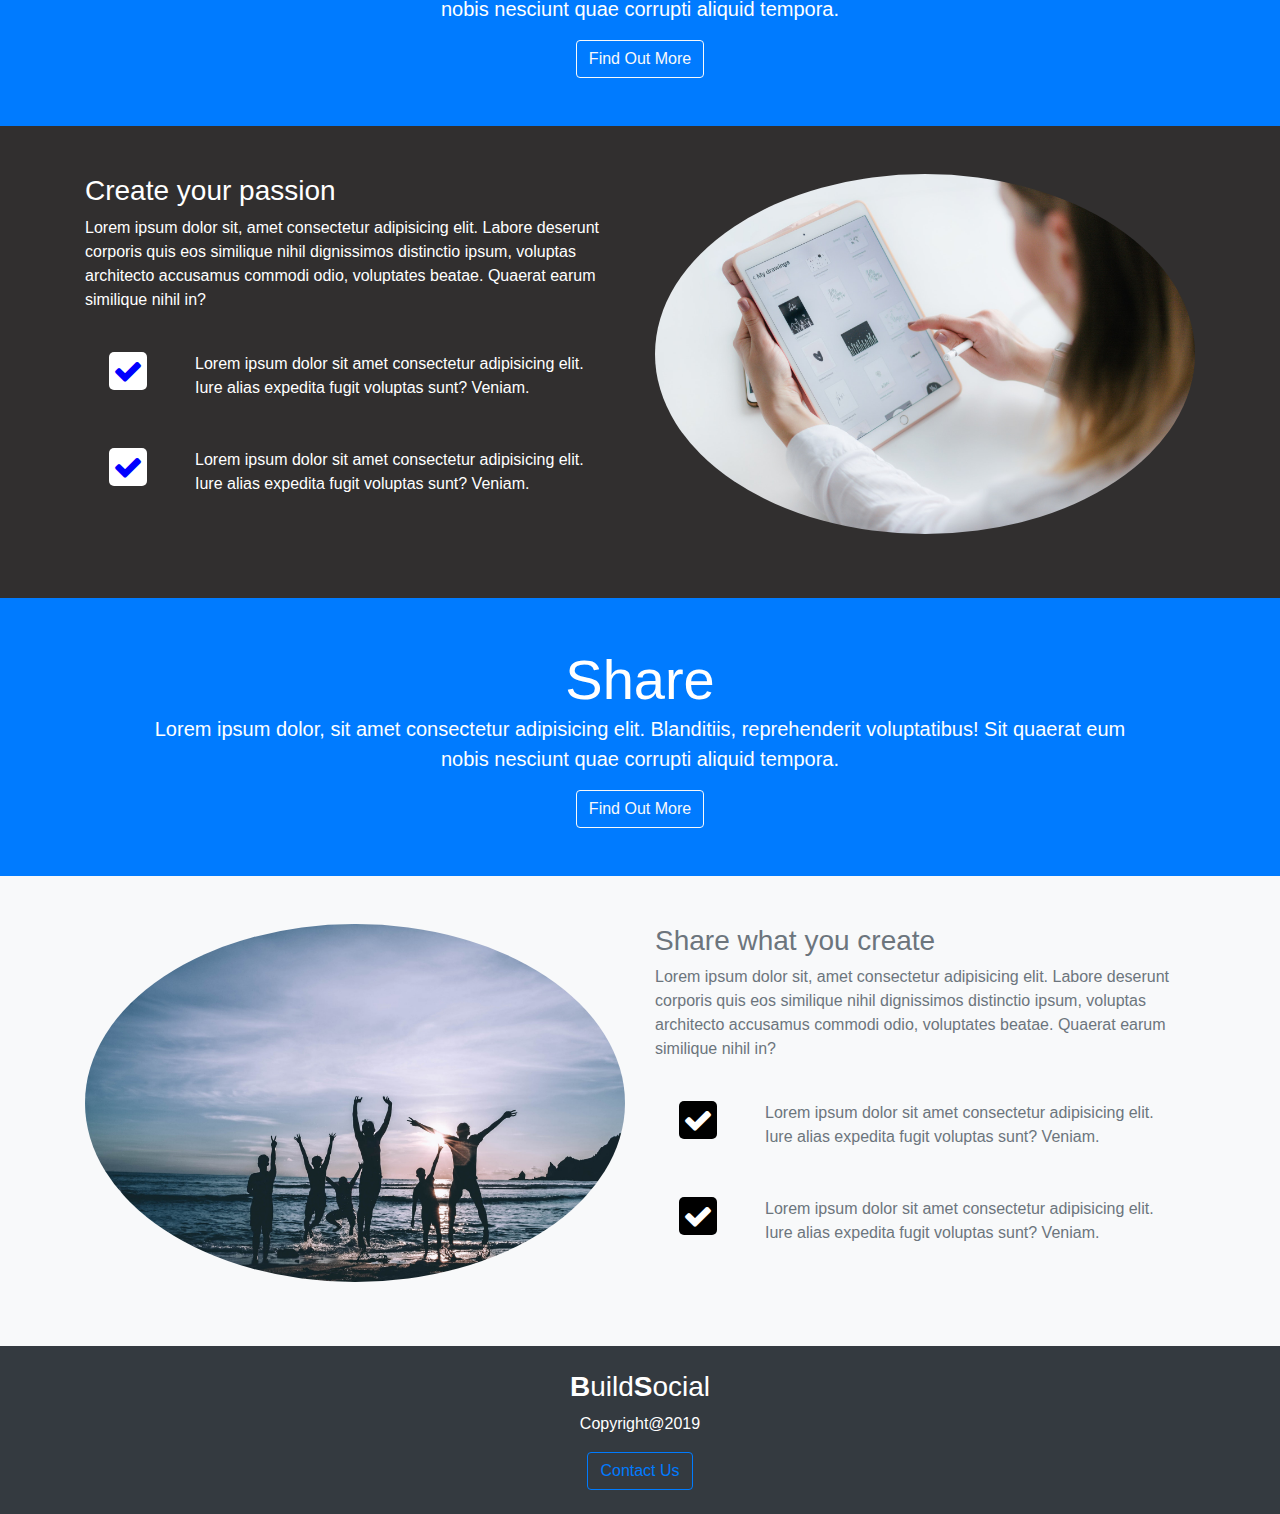
<file: SocialPortfolio/index.html>
<!DOCTYPE html>
<html class="no-js" lang="en">

<head>
    <meta http-equiv="x-ua-compatible" content="ie=edge">
    <meta name="viewport" content="width=device-width, initial-scale=1.0" />
    <link rel="stylesheet" href="css/font-awesome.min.css">
    <link rel="stylesheet" href="css/bootstrap.css">
    <link rel="stylesheet" href="css/style.css">
    <title>Anis</title>
</head>

<body id="home">
    <nav class="navbar navbar-expand-sm bg-dark navbar-dark fixed-top">
        <div class="container">
            <a href="index.html" class="navbar-brand"><strong>B</strong>uild<strong>S</strong>ocial</a>
            <button class="navbar-toggler" data-toggle="collapse" data-target="#navbarCollapse">
                <span class="navbar-toggler-icon"></span>
            </button>
            <div class="collapse navbar-collapse" id="navbarCollapse">
                <ul class="navbar-nav ml-auto">
                    <li class="nav-item">
                        <a href="#home" class="nav-link">Home</a>
                    </li>
                    <li class="nav-item">
                        <a href="#explore-head-section" class="nav-link">Explore</a>
                    </li>
                    <li class="nav-item">
                        <a href="#create-head-section" class="nav-link">Create</a>
                    </li>
                    <li class="nav-item">
                        <a href="#Share-head-section" class="nav-link">Share</a>
                    </li>
                </ul>
            </div>
        </div>
    </nav>

    <!-- Home Section -->
    <header id="home-section">
        <div class="dark-overlay">
            <div class="home-inner">
                <div class="container">
                    <div class="row">
                        <div class="col-lg-8 d-none d-lg-block">
                            <h1 class="display-4">Build <strong>social profiles</strong> and gain revenue & profits</h1>
                            <div class="d-flex flx-row">
                                <div class="p-4 align-self-start">
                                    <i class="fa fa-check"></i>
                                </div>
                                <div class="p-4 align-self-end">
                                    Lorem ipsum dolor sit amet consectetur adipisicing elit. Iure alias expedita fugit
                                    voluptas sunt?
                                    Veniam.
                                </div>
                            </div>
                            <div class="d-flex flx-row">
                                <div class="p-4 align-self-start">
                                    <i class="fa fa-check"></i>
                                </div>
                                <div class="p-4 align-self-end">
                                    Lorem ipsum dolor sit amet consectetur adipisicing elit. Iure alias expedita fugit
                                    voluptas sunt?
                                    Veniam.
                                </div>
                            </div>
                            <div class="d-flex flx-row">
                                <div class="p-4 align-self-start">
                                    <i class="fa fa-check"></i>
                                </div>
                                <div class="p-4 align-self-end">
                                    Lorem ipsum dolor sit amet consectetur adipisicing elit. Iure alias expedita fugit
                                    voluptas sunt?
                                    Veniam.
                                </div>
                            </div>
                        </div>
                        <div class="col-lg-4">
                            <div class="card bg-primary text-center card-form">
                                <div class="card-body">
                                    <h3>Sign Up Today</h3>
                                    <p>Please fill out this form to register</p>
                                    <form>
                                        <div class="form-group">
                                            <input type="text" class="form-control form-control-lg"
                                                placeholder="Username">
                                        </div>
                                        <div class="form-group">
                                            <input type="email" class="form-control form-control-lg"
                                                placeholder="Email">
                                        </div>
                                        <div class="form-group">
                                            <input type="password" class="form-control form-control-lg"
                                                placeholder="Password">
                                        </div>
                                        <div class="form-group">
                                            <input type="password" class="form-control form-control-lg"
                                                placeholder="Confirm Password">
                                        </div>
                                        <input type="submit" value="Submit" class="btn btn-outline-light btn-block">
                                    </form>
                                </div>
                            </div>
                        </div>
                    </div>
                </div>
            </div>
        </div>
    </header>

    <!--Explore Head-->
    <section id="explore-head-section">
        <div class="container">
            <div>
                <div class="col text-center">
                    <div class="p-5">
                        <div class="display-4">Explore</div>
                        <p class="lead">Lorem ipsum dolor, sit amet consectetur adipisicing elit. Blanditiis,
                            reprehenderit voluptatibus! Sit quaerat eum nobis nesciunt quae corrupti aliquid tempora.
                        </p>
                        <a href="#" class="btn btn-outline-primary">Find Out More</a>
                    </div>
                </div>
            </div>
        </div>
    </section>

    <!-- Explore Section -->
    <section id="explore-section" class="bg-light text-muted py-5">
        <div class="container">
            <div class="row">
                <div class="col-md-6">
                    <img src="img/explore-section.jpg" alt="Mobile" class="img-fluid mb-3 rounded-circle">
                </div>
                <div class="col-md-6">
                    <h3>Explore & Contact</h3>
                    <p>Lorem ipsum dolor sit, amet consectetur adipisicing elit. Labore deserunt corporis quis eos
                        similique nihil dignissimos distinctio ipsum, voluptas architecto accusamus commodi odio,
                        voluptates beatae. Quaerat earum similique nihil in?</p>
                    <div class="d-flex flx-row">
                        <div class="p-4 align-self-start">
                            <i class="fa fa-check"></i>
                        </div>
                        <div class="p-4 align-self-end">
                            Lorem ipsum dolor sit amet consectetur adipisicing elit. Iure alias expedita fugit
                            voluptas sunt?
                            Veniam.
                        </div>
                    </div>
                    <div class="d-flex flx-row">
                        <div class="p-4 align-self-start">
                            <i class="fa fa-check"></i>
                        </div>
                        <div class="p-4 align-self-end">
                            Lorem ipsum dolor sit amet consectetur adipisicing elit. Iure alias expedita fugit
                            voluptas sunt?
                            Veniam.
                        </div>
                    </div>
                </div>
            </div>
        </div>
    </section>

    <!--Create Head-->
    <section id="create-head-section" class="bg-primary">
        <div class="container">
            <div>
                <div class="col text-center">
                    <div class="p-5">
                        <div class="display-4">Explore</div>
                        <p class="lead">Lorem ipsum dolor, sit amet consectetur adipisicing elit. Blanditiis,
                            reprehenderit voluptatibus! Sit quaerat eum nobis nesciunt quae corrupti aliquid tempora.
                        </p>
                        <a href="#" class="btn btn-outline-light">Find Out More</a>
                    </div>
                </div>
            </div>
        </div>
    </section>

    <!-- Create Section -->
    <section id="create-section" class="py-5">
        <div class="container">
            <div class="row">
                <div class="col-md-6">
                    <h3>Create your passion</h3>
                    <p>Lorem ipsum dolor sit, amet consectetur adipisicing elit. Labore deserunt corporis quis eos
                        similique nihil dignissimos distinctio ipsum, voluptas architecto accusamus commodi odio,
                        voluptates beatae. Quaerat earum similique nihil in?</p>
                    <div class="d-flex flx-row">
                        <div class="p-4 align-self-start">
                            <i class="fa fa-check"></i>
                        </div>
                        <div class="p-4 align-self-end">
                            Lorem ipsum dolor sit amet consectetur adipisicing elit. Iure alias expedita fugit
                            voluptas sunt?
                            Veniam.
                        </div>
                    </div>
                    <div class="d-flex flx-row">
                        <div class="p-4 align-self-start">
                            <i class="fa fa-check"></i>
                        </div>
                        <div class="p-4 align-self-end">
                            Lorem ipsum dolor sit amet consectetur adipisicing elit. Iure alias expedita fugit
                            voluptas sunt?
                            Veniam.
                        </div>
                    </div>
                </div>
                <div class="col-md-6">
                    <img src="img/create-section.jpg" alt="Mobile" class="img-fluid mb-3 rounded-circle">
                </div>
            </div>
        </div>
    </section>

    <!--Share Head-->
    <section id="Share-head-section" class="bg-primary">
        <div class="container">
            <div>
                <div class="col text-center">
                    <div class="p-5">
                        <div class="display-4">Share</div>
                        <p class="lead">Lorem ipsum dolor, sit amet consectetur adipisicing elit. Blanditiis,
                            reprehenderit voluptatibus! Sit quaerat eum nobis nesciunt quae corrupti aliquid tempora.
                        </p>
                        <a href="#" class="btn btn-outline-light">Find Out More</a>
                    </div>
                </div>
            </div>
        </div>
    </section>

    <!-- Share Section -->
    <section id="share-section" class="bg-light text-muted py-5">
        <div class="container">
            <div class="row">
                <div class="col-md-6">
                    <img src="img/share-section.jpg" alt="Mobile" class="img-fluid mb-3 rounded-circle">
                </div>
                <div class="col-md-6">
                    <h3>Share what you create</h3>
                    <p>Lorem ipsum dolor sit, amet consectetur adipisicing elit. Labore deserunt corporis quis eos
                        similique nihil dignissimos distinctio ipsum, voluptas architecto accusamus commodi odio,
                        voluptates beatae. Quaerat earum similique nihil in?</p>
                    <div class="d-flex flx-row">
                        <div class="p-4 align-self-start">
                            <i class="fa fa-check"></i>
                        </div>
                        <div class="p-4 align-self-end">
                            Lorem ipsum dolor sit amet consectetur adipisicing elit. Iure alias expedita fugit
                            voluptas sunt?
                            Veniam.
                        </div>
                    </div>
                    <div class="d-flex flx-row">
                        <div class="p-4 align-self-start">
                            <i class="fa fa-check"></i>
                        </div>
                        <div class="p-4 align-self-end">
                            Lorem ipsum dolor sit amet consectetur adipisicing elit. Iure alias expedita fugit
                            voluptas sunt?
                            Veniam.
                        </div>
                    </div>
                </div>
            </div>
        </div>
    </section>

    <!-- Main Footer -->
    <footer class="bg-dark" id="main-footer">
        <div class="container">
            <div class="row">
                <div class="col text-center">
                    <div class="py-4">
                        <h1 class="h3"><strong>B</strong>uild<strong>S</strong>ocial</h1>
                        <p>Copyright@2019</p>
                        <div class="btn btn-outline-primary" data-toggle="modal" data-target="#contact-modal">Contact Us
                        </div>
                    </div>
                </div>
            </div>
        </div>
    </footer>

    <!-- Contact Modal-->
    <div class="modal fade text-dark" id="contact-modal">
        <div class="modal-dialog">
            <div class="modal-content">
                <div class="modal-header">
                    <h5 class="modal-title" id="contactModalTitle">
                        Contact Us
                    </h5>
                </div>
                <div class="modal-body">
                    <form>
                        <div class="form-group">
                            <label for="name">Name</label>
                            <input type="text" class="form-control">
                        </div>
                        <div class="form-group">
                            <label for="email">Email</label>
                            <input type="email" class="form-control">
                        </div>
                        <div class="form-group">
                            <label for="message">Message</label>
                            <textarea class="form-control"></textarea>
                        </div>
                    </form>
                </div>
                <div class="modal-footer">
                    <div class="btn btn-primary btn-block">Submit</div>
                </div>
            </div>
        </div>
    </div>

    <script src="js/jquery.min.js"></script>
    <script src="js/popper.min.js"></script>
    <script src="js/bootstrap.min.js"></script>
</body>

</html>
</file>
<file: DigiTruck_LandingPage/Style/CSS.css>
.bd{
    overflow: auto;
}
/* Global */
@font-face {
  font-family: BlackItalic;
  src: url(fonts/BlackItalic.otf);
}
@font-face {
  font-family: Black;
  src: url(fonts/Black.otf);
}
@font-face {
  font-family: BoldItalic;
  src: url(fonts/BoldItalic.otf);
}
@font-face {
  font-family: Bold;
  src: url(fonts/Bold.otf);
}
@font-face {
  font-family: BookItalic;
  src: url(fonts/BookItalic.otf);
}
@font-face {
  font-family: Book;
  src: url(fonts/Book.otf);
}
@font-face {
  font-family: ExtraBoldItalic;
  src: url(fonts/ExtraBoldItalic.otf);
}
@font-face {
  font-family: LightItalic;
  src: url(fonts/LightItalic.otf);
}
@font-face {
  font-family: Light;
  src: url(fonts/Light.otf);
}
@font-face {
  font-family: RegularItalic;
  src: url(fonts/RegularItalic.otf);
}
@font-face {
  font-family: Regular;
  src: url(fonts/Regular.otf);
}
@font-face {
  font-family: ThinItalic;
  src: url(fonts/ThinItalic.otf);
}
@font-face {
  font-family: Thin;
  src: url(fonts/Thin.otf);
}
@font-face {
  font-family: UltraBlackItalic;
  src: url(fonts/UltraBlackItalic.otf);
}
@font-face {
  font-family: UltraBlack;
  src: url(fonts/UltraBlack.otf);
}
@font-face {
  font-family: UltraLightItalic;
  src: url(fonts/UltraLightItalic.otf);
}
@font-face {
  font-family: UltraLight;
  src: url(fonts/UltraLight.otf);
}
@font-face {
  font-family: "cbcvb";
  src: url(extrabold.otf);
}
@media only screen and (max-width: 1360px) {
}
.container {
  max-width: 1400px !important;
  /* padding: 0px; */
}
.row {
  margin-top: 30px;
}
/* .col-lg-6{
    padding-right: 0px !important;
    padding-left: 0px !important;
} */
.title {
  font-family: Regular;
  color: #002a66;
  font-size: 40px;
}
.text {
  font-size: 16px;
  color: #002a66 !important;
  font-family: Regular;
}
.nav-texts{
    font-size: 16px;
    color: #ffffff !important;
    font-family: Regular;
}
.small-text {
  font-size: 14px;
  color: #002a66;
  font-family: Book;
}
.medium-text {
  color: #002a66;
  font-size: 36px;
  font-family: Regular;
}
.large-text {
  font-size: 48px;
  color: rgba(255, 255, 255, 1);
  font-family: Bold;
}
.numbering {
  font-size: 50px;
  color: #ffd31a;
  font-family: Light;
}
#remove {
  text-decoration: none;
  color: #002a66;
}
.gradient {
    height: 950px;
    background: linear-gradient(-45deg, rgba(0,42,102,1) 0%, rgba(33,81,178,1) 100%);
}
@media only screen and (max-width: 1380px) and (min-width: 868px) {
    .gradient {
        height: 700px;
    }
}
@media only screen and (max-width: 867px){
    .gradient {
        height: 630px;
    }
}
@media only screen and (max-width: 567px){
    .gradient {
        height: 830px;
    }
}
.input-placeholder {
  font-size: 14px;
  font-family: Regular;
  color: #b0b9c7;
}

/* navbar */
.close{
    color: #ffffff;
}
/*fkjkldfgdfklh*/
@media only screen and (max-width: 806px) and (min-width: 768px) {
  .nav-link {
    font-size: 13px !important;
  }
}
@media only screen and (max-width: 767px) {
  .nav-link {
    font-size: 28px !important;
    text-align: center;
    margin-top: 14px;
    margin-left: 0px !important;
    margin-right: 0px !important;
  }
  .link-hovering::after {
    height: 0px !important;
  }
  .background-yellow {
    background-size: cover;
    background-color: #ffd31a !important;
    height: 100vh;
    position: relative;
    top: 0px;
    left: 0px;
  }
}
@media only screen and (max-width: 320px) {
  .brand{
    width: 210px;
  }
}
.nav-button-login {
    background: linear-gradient(135deg, #ffd21a, #fba522);
    border: 0px solid transparent;
    border-radius: 10px;
    margin-top: -2px;
    margin-left: 20px;
    height: 40px;
    width: 120px;
    color: #002A66;
    font-size: 18px;
    font-family: Bold;
    border-radius: 15px;
}

.nav-button-login:hover {
  background: linear-gradient(135deg, #fba522, #ffd21a);
}

.nav-button-signup {
    background: none;
    border: 1px solid white;
    border-radius: 10px;
    margin-top: -2px;
    margin-left: 10px;
    height: 40px;
    width: 120px;
    color: #ffffff;
    font-size: 18px;
    font-family: Bold;
    border-radius: 15px;
}
.navbar-brand {
  z-index: 2500;
}
.navbar-nav {
  position: relative;
}
.navbar-toggler {
  border-color: rgba(0, 0, 0, 0) !important;
}
.link-hovering {
  display: inline-block;
  position: relative;
}
.link-hovering::after {
  content: "";
  position: absolute;
  width: 100%;
  transform: scaleX(0);
  height: 2px;
  bottom: 0;
  left: 0;
  background-color: #ffffff;
  transform-origin: bottom right;
  transition: transform 0.25s ease-out;
}
.link-hovering:hover::after {
  transform: scaleX(1);
  transform-origin: bottom left;
}
.another-brand {
  display: none;
}
.bg-light {
  transition: 750ms ease;
  background: transparent !important;
}
.navbar-trans {
  padding-top: 40px;
}
.learn-more {
  background: linear-gradient(135deg, #ffd21a, #fba522);
  border: 0px solid transparent;
  border-radius: 15px;
}
.learn-more:hover {
  background: linear-gradient(135deg, #fba522, #ffd21a);
}
.navbar-element2 {
  margin-left: 8px;
}
.navbar-element3 {
  margin-left: 6px;
}
.navbar-extraLine {
  width: 90%;
  margin-left: auto;
  margin-right: auto;
  margin-top: 130px;
  height: 1px;
  background-color: #002a66;
}

.nav-link {
  z-index: 2000;
}
#navigation-background {
  z-index: 1000;
  top: 0px;
  right: 0px;
  position: fixed !important;
}

/* Make hambergar Close button */
.hamber{
    color: #ffffff;
}
.navbar-toggler>.close {
    display:inline;
}
.navbar-toggler.collapsed>.close, .navbar-toggler:not(.collapsed)>.navbar-toggler-i {
    display:none;
}

#navi-toggle {
  z-index: 2000;
}

/* Header after Navbar */
.header--margin-body {
  padding-top: 124px;
}
.put-effort-body {
  margin-top: 87px;
}
.image {
  margin-top: 50px;
  margin-left: -47px;
}
.put-effort-button {
  margin-top: 30px;
  height: 50px;
  width: 200px;
  color: #002a66;
  font-size: 18px;
  font-family: Bold;
  border-radius: 15px;
}
@media only screen and (max-width: 1682px) {
  .image {
    width: 750px;
  }
}
@media only screen and (max-width: 1550px) {
  .image {
    width: 650px;
  }
  .About-image {
    width: 500px;
    margin-left: 60px !important;
    margin-top: 40px !important;
  }
}
@media only screen and (max-width: 1450px) {
  .image {
    width: 545px;
  }
  .put-effort-text {
    font-size: 43px !important;
  }
  .header--margin-body {
    margin-top: -41px !important;
  }
  .About-header-text {
    margin-top: 150px !important;
  }
}
@media only screen and (max-width: 1355px) {
  .image {
    width: 520px;
  }
  .About-image {
    width: 400px;
    margin-left: 30px !important;
  }
  .large-text {
    font-size: 40px;
  }
  .put-effort-body {
    margin-top: 47px;
  }
  .About-header-text {
    margin-top: 160px !important;
  }
}


@media only screen and (max-width: 1150px) {
  .image {
    width: 480px;
  }
}


@media only screen and (max-width: 1050px) {

  .put-effort-text {
    font-size: 37px !important;
  }
  .About-image {
    width: 400px;
  }
  .large-text {
    font-size: 35px;
  }
}
@media only screen and (max-width: 900px) {
  .About-image {
    width: 330px;
  }
}

@media only screen and (max-width: 850px) {
  .image {
    width: 400px;
  }
  .put-effort-text {
    font-size: 30px !important;
    
  }
  .About-header-text {
    margin-top: 150px !important;
    font-size: 34px;
  }
}
@media only screen and (max-width: 576px) {
  .put-effort-text {
    text-align: center;
    font-size: 36px;
    margin-top: -83px;
  }
  .put-effort-button {
    display: block;
    margin-left: auto;
    margin-right: auto;
    margin-top: 16px;
  }
  .image {
    width: 100%;
    display: block;
    margin-left: auto;
    margin-right: auto;
  }
  .image-body {
    padding-left: 0px !important;
    padding-right: 0px !important;
    margin-top: 0px;
  }
}
@media only screen and (max-width: 1380px) and (min-width: 968px) {
    .image{
        margin-left: 15px;
    }
}

/* About Digi Truck */
@media only screen and (max-width: 715px) {
  .About-image-body {
    padding-left: 0px !important;
    padding-right: 0px !important;
    margin-left: -15px !important;
  }
  .Truck-Anytime {
    margin-left: 19%;
  }
  .About-text {
    font-size: 14px !important;
    width: 90%;
    margin-left: 19%;
  }
}
@media only screen and (max-width: 575px) {
  .About-image {
    width: 85%;
    display: block;
    margin-left: auto !important;
    margin-right: auto !important;
  }
  .About-image-body {
    margin-left: 0px !important;
  }
  .Truck-Anytime {
    text-align: center;
    margin-left: 0px !important;
  }
  .About-text {
    width: 100%;
    margin-left: 0px !important;
    margin-right: 0px !important;
  }
  .About-header-text {
    margin-top: 150px !important;
    font-size: 30px;
  }
  .About-body {
    margin-top: 17px !important;
  }
  .About-description {
    margin-top: 27px !important;
  }
  .About-text {
    margin-top: 8px;
  }
}
.About-header-text {
  margin-top: 200px;
}
.About-body {
  margin-top: 115px;
}
.Truck-Anytime {
  font-size: 20px;
  font-family: Regular;
  color: #002a66;
}
.About-image {
  max-width: 540px;
  display: block;
  margin: 0;
  /* margin-top: -17px;
  margin-left: -94px; */
}
.About-description {
  margin-top: 56px;
}
.About-text {
  color: #002a66;
  font-size: 16px;
  font-family: Book;
}
@media only screen and (max-width: 1380px) and (min-width: 868px) {
    .About-image{
        max-width: 465px;
    }
}
/* Exclusive Feature */

#Features-Section {
  margin-top: 40px;
  margin-bottom: 215px;
}

.B2B-body__features-body:hover {
  border: 1px solid rgba(176, 185, 199, 0);
}

.Feature-head {
  margin-top: 142px;
  width: 60%;
  display: block;
  margin-left: auto;
  margin-right: auto;
}

.Feature-body {
  max-width: 80%;
  margin: 0 auto;
  margin-top: 100px;
}

.B2B-body__features-body {
  border: 1px solid #b0b9c7;
  border-radius: 10px;
  padding: 30px !important;
  height: 100%;
  transition: all 0.3s ease;
}
.b2b-image {
  display: block;
  margin-left: auto;
  margin-right: auto;
}
.feature-title {
  text-align: center;
  font-family: "Regular", sans-serif;
  font-size: 24px;
  color: #002a66;
  margin-top: 40px;
}
.feature-description {
  text-align: center;
  font-family: "Book", sans-serif;
  font-size: 16px;
  color: #002a66;
  margin-top: 20px;
}

.features-number {
  font-size: 18px;
  color: #b0b9c7;
  font-family: Book;
}
.features-type {
  font-size: 20px;
  color: #b0b9c7;
  font-family: Regular;
  margin-top: -21px;
}
.features-line {
  height: 1px;
  width: 100%;
  background-color: #5f6d81;
  margin-top: -13px;
}
.features-description {
  font-size: 16px;
  color: #b0b9c7;
  font-family: Book;
  margin-top: 11px;
}

@media only screen and (max-width: 575px) {

  #Features-Section {
    margin-bottom: 160px;
  }

  .Feature-head {
    margin-top: 68px !important;
    font-size: 30px;
    max-width: 100%;
    width: 100%;
  }

  .Feature-body {
    max-width: 100%;
    margin-top: 60px;
  }
}
@media only screen and (max-width: 767px) {
  .b2b-rows {
    margin-top: 30px;
  }

  .Feature-body {
    max-width: 100%;
  }
}

/* Process */
.process-background {
  background: linear-gradient(
    rgba(246, 247, 249, 1),
    rgba(246, 247, 249, 0.5),
    rgba(255, 255, 255, 0)
  );
}
.process-title {
  padding-top: 165px;
  max-width: 60%;
  margin: 0 auto;
}

.process-wrapper {
  margin-top: 140px;
  margin-bottom: 140px;
}

.process-wrapper img {
  display: block;
  margin: 0 auto;
}

@media only screen and (max-width: 1400px) {
  #Process-Section {
    margin-top: -95px;
  }
  .process-title {
    padding-top: 85px !important;
  }
  .step1-body {
    margin-top: -11px !important;
  }
}
@media only screen and (max-width: 856px) {
  .process-title {
    padding-top: 85px;
  }
}
@media only screen and (max-width: 575px) {
  .process-title {
    font-size: 30px;
    max-width: 100%;
    margin-left: auto;
    margin-right: auto;
  }

  .process-wrapper {
    margin-top: 60px;
    margin-bottom: 60px;
  }
}

/* for 7 images in process */
.process-image {
  width: 100%;
  max-width: 381px;
  height: 100%;
  max-height: 381px;
}

/* for 7 numbers in process */
.process--step-number {
  font-size: 50px;
}

/* for 7 names in process */
.process--step-name {
  margin-top: -26px;
}

/* step1 */
.step1-body {
  margin-top: 89px;
}
.first-step-link-LR-for-large {
  margin-left: auto;
  margin-right: auto;
  display: block;
  margin-top: -62px;
  margin-bottom: -60px;
  width: 50%;
}
.first-step-link-LR-for-mobile {
  margin-left: auto;
  margin-right: auto;
  display: none;
  margin-top: 49px;
  margin-bottom: 49px;
}
@media only screen and (max-width: 856px) {
  .first-image {
    max-width: 48% !important;
  }
  .first-description {
    max-width: 57.8% !important;
  }
  .first-description-number {
    font-size: 40px;
  }
  .first-description-name {
    font-size: 30px;
  }
  .step1-body {
    margin-top: 21px;
  }
}
@media only screen and (max-width: 575px) {
  .first-image {
    padding: 10.3% !important;
    max-width: 100% !important;
    margin-left: 0px !important;
  }
  .first-description {
    max-width: 100% !important;
    margin-top: -10px;
  }
  .first-description-number {
    font-size: 50px;
    text-align: center;
  }
  .first-description-name {
    font-size: 36px;
    text-align: center;
  }
  .first-step-link-LR-for-large {
    display: none !important;
  }
  .first-step-link-LR-for-mobile {
    display: block !important;
    margin-top: 19px;
  }
}

/* step2 */
.second-step-link-LR-for-large {
  margin-left: auto;
  margin-right: auto;
  display: block;
  margin-top: -65px;
  margin-bottom: -140px;
  width: 50%;
}
.second-step-link-LR-for-mobile {
  margin-left: auto;
  margin-right: auto;
  display: none;
  margin-top: 39px;
  margin-bottom: -9px;
}
@media only screen and (max-width: 856px) {
  .second-description-number {
    font-size: 40px;
  }
  .second-description-name {
    font-size: 30px;
  }
}
@media only screen and (max-width: 575px) {
  .second-image {
    max-width: 100% !important;
    margin-left: 0px !important;
    margin-top: 7px;
  }
  .second-description {
    max-width: 100% !important;
    padding-left: 0px !important;
  }
  .second-description-number {
    font-size: 50px;
    text-align: center;
  }
  .second-description-name {
    font-size: 36px;
    text-align: center;
  }
  .fake-image-one {
    display: block !important;
  }
  .fake-image-two {
    display: none !important;
  }
  .step2-body {
    margin-top: -45px !important;
  }
  .second-step-link-LR-for-large {
    display: none !important;
  }
  .second-step-link-LR-for-mobile {
    display: block !important;
  }

  .three-step-link-LR-for-large {
    display: none !important;
  }
  .three-step-link-LR-for-mobile {
    display: block !important;
  }

  .four-step-link-LR-for-large {
    display: none !important;
  }
  .four-step-link-LR-for-mobile {
    display: block !important;
  }

  .five-step-link-LR-for-large {
    display: none !important;
  }
  .five-step-link-LR-for-mobile {
    display: block !important;
  }

  .six-step-link-LR-for-large {
    display: none !important;
  }
  .six-step-link-LR-for-mobile {
    display: block !important;
  }

  .seven-step-link-LR-for-large {
    display: none !important;
  }
  .seven-step-link-LR-for-mobile {
    display: block !important;
  }
}

/* step3 */
.three-step-link-LR-for-large {
  margin-left: auto;
  margin-right: auto;
  display: block;
  margin-top: -62px;
  margin-bottom: -58px;
  width: 50%;
}
.three-step-link-LR-for-mobile {
  margin-left: auto;
  margin-right: auto;
  display: none;
  margin-top: 39px;
  margin-bottom: 59px;
}

/* step4 */
.four-step-link-LR-for-large {
  margin-left: auto;
  margin-right: auto;
  display: block;
  margin-top: -62px;
  margin-bottom: -146px;
  width: 50%;
}
.four-step-link-LR-for-mobile {
  margin-left: auto;
  margin-right: auto;
  display: none;
  margin-top: 39px;
  margin-bottom: -10px;
}

/* step5 */
.five-step-link-LR-for-large {
  margin-left: auto;
  margin-right: auto;
  display: block;
  margin-top: -62px;
  margin-bottom: -55px;
  width: 50%;
}
.five-step-link-LR-for-mobile {
  margin-left: auto;
  margin-right: auto;
  display: none;
  margin-top: 31px;
  margin-bottom: 58px;
}

/* step6 */
.six-step-link-LR-for-large {
  margin-left: auto;
  margin-right: auto;
  display: block;
  margin-top: -62px;
  margin-bottom: -145px;
  width: 50%;
}
.six-step-link-LR-for-mobile {
  margin-left: auto;
  margin-right: auto;
  display: none;
  margin-top: 39px;
  margin-bottom: -9px;
}

/* step7 */
.seven-step-link-LR-for-large {
  margin-left: auto;
  margin-right: auto;
  display: block;
  margin-top: -62px;
  margin-bottom: 10px;
  width: 50%;
}
.seven-step-link-LR-for-mobile {
  margin-left: auto;
  margin-right: auto;
  display: none;
  margin-top: 49px;
  margin-bottom: 49px;
}
@media only screen and (max-width: 1440px) and (min-width: 924px){
  .container {
    max-width: 1170px !important;
  }
  .first-image{
    padding: 14.3% !important;
  }
  .second-image{
    padding: 14.3% !important;
  }
  .process--step-number{
    font-size: 40px;
  }
  .medium-text{
    font-size: 26px;
  }
  .first-step-link-LR-for-large{
    width: 35% !important;
    margin-top: -173px;
    margin-bottom: -190px;
  }
  .second-step-link-LR-for-large{
    width: 35% !important;
    margin-top: -162px;
    margin-bottom: -181px;
  }
  .three-step-link-LR-for-large{
    width: 35% !important;
    margin-top: -175px;
    margin-bottom: -191px;
  }
  .four-step-link-LR-for-large{
    width: 35% !important;
    margin-top: -160px;
    margin-bottom: -183px;
  }
  .five-step-link-LR-for-large{
    width: 35% !important;
    margin-top: -177px;
    margin-bottom: -192px;
  }
  .six-step-link-LR-for-large{
    width: 35% !important;
    margin-top: -160px;
    margin-bottom: -178px;
  }
  .second-description{
    padding-left: 20% !important;
  }
}


/*summarization*/
.summarization{
    background: #E8F2F9;
    padding-top: 134px;
    padding-bottom: 134px;
}
@media only screen and (max-width: 575px) {
    .summarization{
        display: none;
    }
}


/* Download our App */
.divider {
  display: none;
  height: 1px;
  width: 90%;
  margin-left: 5%;
  background-color: rgb(124, 132, 143);
}
.download-container {
  background-color: rgba(176, 185, 199, 0.15);
  padding-bottom: 135px;
  padding-top: 135px;
}

@media only screen and (max-width: 856px) {
  .Download-head {
    font-size: 30px;
  }
  .download-input-box {
    width: 88% !important;
    margin-left: 12% !important;
  }
  #download-button {
    font-size: 15px !important;
  }
  .download-text {
    width: 74% !important;
    margin-left: 13% !important;
  }
}

@media only screen and (max-width: 575px) {
  .download-container {
    padding-top: 60px;
    padding-bottom: 60px;
  }
  
  .download-input-box {
    width: 94% !important;
    margin-top: 24px !important;
  }
  .download-phone {
    max-width: 100% !important;
    margin-right: 0% !important;
  }
  #download-button {
    font-size: 18px !important;
    width: 60%;
    margin: 0 auto;
    margin-top: 10px;
  }
  .or-body {
    width: 31% !important;
    margin-top: 26px !important;
  }
  .divider {
    display: block;
    margin-top: 37px;
    margin-bottom: 49px;
  }
  .download-text {
    width: 92% !important;
    margin-left: 4% !important;
    margin-top: 42px !important;
  }
}
.download-body {
  width: 78%;
  margin-left: 11%;
  margin-top: 306px;
}
.download-text {
  font-size: 16px;
  color: #002a66;
  font-family: Book;
  margin-top: 22px;
  width: 56%;
  margin-left: 22%;
}
.download-input-box {
  width: 69%;
  margin-left: auto !important;
  margin-right: auto !important;
}
.download-phone {
  height: 52px;
  margin-right: 4%;
  max-width: 71%;
}
#download-button {
  font-size: 18px;
  font-family: Bold;
  color: #002a66;
  border-radius: 15px;
  height: 48px;
}
#border-radius {
  border-radius: 20px !important;
}
.or-body {
  margin-top: 17px;
  width: 47.7%;
  margin-left: auto !important;
  margin-right: auto !important;
}
.line-or {
  height: 1px;
  width: 45%;
  margin-top: 14px;
}
.or-space {
  margin-left: 3.5%;
}
.google-play-body {
  text-align: center;
}

/* Contact Us */
@media only screen and (max-width: 658px) {
  .Contact-send {
    margin-top: -5px !important;
  }
}
@media only screen and (max-width: 575px) {
  .contact-title {
    font-size: 30px;
  }
  .contact-body {
    margin-top: 77px !important;
  }
  .map {
    display: none;
  }
  .map-input-direction {
    margin-top: -5px !important;
    text-align: center;
    width: 67%;
    margin-left: 16.5%;
  }
  .map-input-box {
    margin-top: 46px !important;
  }
  .Contact-send {
    margin-left: auto;
    margin-right: auto;
    display: block;
  }
}
.form-control:focus {
  border-color: #002a66;
}
.contact-body {
  margin-top: 94px;
}
.map-input-box {
  margin-top: 85px;
}
.contact-number {
  margin-top: 18px;
}
.contact-input {
  width: 100%;
  height: 51px;
  border-radius: 10px;
}
.contact-name {
  margin-top: 9px;
}
.message-area {
  width: 100%;
  border-radius: 10px;
  height: 155px !important;
  margin-bottom: 18px;
}
.map {
  width: 100%;
  max-width: 100%;
}
.Contact-send {
  height: 50px;
  width: 200px;
  border-radius: 15px;
  font-size: 18px;
  font-family: Bold;
  color: #002a66;
}

/* Footer */
@media only screen and (max-width: 1015px) {
  .logo-contact-body {
    max-width: 42% !important;
  }
  .playstore-body {
    margin-top: 12px !important;
  }
}
@media only screen and (max-width: 855px) {
  .feature-link {
    font-size: 11.9px;
    margin-top: 4px;
  }
  .features-parent-body {
    padding-left: 0px;
    padding-right: 0px;
  }
  .location {
    text-align: center !important;
  }
  .copyright {
    text-align: center !important;
  }
}
@media only screen and (max-width: 767px) {
  .copyright {
    margin-top: -60px;
  }
}
@media only screen and (max-width: 715px) {
  .num-email {
    font-size: 15px !important;
  }
  .feature-link {
    margin-top: 1.5px;
  }
}
@media only screen and (max-width: 575px) {
  .footer-body {
    margin-top: 120px !important;
  }
  .footer__logo {
    display: block;
    margin-left: auto !important;
    margin-right: auto !important;
  }
  .footer__contact {
    margin-top: 21px !important;
    margin-left: auto !important;
    margin-right: auto !important;
  }
  .info-digi {
    margin-top: -24px !important;
    margin-left: auto !important;
    margin-right: auto !important;
  }
  .feature-body {
    margin-left: auto !important;
    margin-right: auto !important;
  }
  .feature__second-column {
    margin-left: -14% !important;
  }
  .logo-contact-body {
    max-width: 100% !important;
  }
  .num-email {
    font-size: 16px !important;
  }
  .feature-link {
    font-size: 16px;
  }
  .playstore-body {
    margin-top: 7px !important;
    text-align: center;
    width: 100%;
  }
  .footer-icon {
    margin-left: auto !important;
    margin-right: auto !important;
  }
  .location-first {
    margin-top: -33px;
    display: block !important;
    text-align: center;
  }
  .location-second {
    display: none;
  }
  .mild-line {
    display: block;
    width: 100%;
    height: 1px;
    background-color: #b0b9c7;
    margin-top: -8px;
    margin-bottom: 25px;
  }
  .copyright {
    text-align: center !important;
    margin-top: 0px;
  }
}
.location-first {
  display: none;
}
.footer-body {
  margin-top: 235px;
}

/* Logo & contact */
.footer__contact {
  margin-top: 14.1px;
  padding-bottom: 5px;
}
.footer__contact--margin-left {
  margin-left: 0px;
}

.info-digi {
  margin-top: -19px;
}
.num-email {
  margin-top: 3px;
  margin-left: 10px;
}

/* Features */
.feature-body {
  margin-top: -10px;
  padding-right: -10px !important;
}
.first-feature {
  margin-top: 17px;
}
.feature__second-column {
  margin-left: 10%;
}
.blog {
  margin-top: 0px;
}

/* Social */
.playstore {
  margin-top: 9px;
  width: 95%;
}
.footer-icon--margin-left {
  margin-left: 16% !important;
}
.footer-icon {
  margin-top: 27px;
}
.facebook {
  margin-left: -1px;
}

/* copyright */
@media only screen and (max-width: 575px) {
  .copy-right {
    margin-top: 38px !important;
  }
  .copyright-body {
    padding-bottom: 0px !important;
  }
  .playstore {
    width: 50%;
  }
}
.copy-right {
  margin-top: 98px;
}
.location {
  padding-top: 33px;
  padding-bottom: 18px;
  font-family: Book;
  font-size: 16px;
  color: #002a66;
}
.first {
  text-align: left;
}
.copyright {
  padding-top: 33px;
  padding-bottom: 18px;
  font-family: Regular;
  font-size: 16px;
  color: rgba(0, 42, 102, 0.5);
  margin-left: auto;
  text-align: right;
}

@media only screen and (max-width: 1024px) {
    .header-title{
        margin-left: 20px;
    }
    .header-button{
        margin-left: 20px;
    }
}
@media only screen and (max-width: 768px) {
    .navbar-expand-md .navbar-nav .navbar-nav{
        margin-left: 0px !important;
    }
    .image{
    }
}
</file>
<file: KargoVan_LandingPage/CSS.css>
.CargoVan{
    font-size: 21px;
    margin-top: 35px;
}
.Cargo{
    color: #00BFFF;
    margin-left: 290px;
}
.Van{
    color: #FF8C00;
}
/*.hover1:hover {*/
/*    color: royalblue;*/
/*}*/
/*.hover2:hover {*/
/*    color: royalblue;*/
/*}*/
/*.hover3:hover {*/
/*    color: royalblue;*/
/*}*/
/*.hover4:hover {*/
/*    color: royalblue;*/
/*}*/

.parent:hover .hov{
    color: royalblue;
}
.parent:hover .hover1{
    color: royalblue;
}
.parent:hover .hover2{
    background-color: black;
}
.divider {
    display: flex;
    flex-direction: row;
    align-items: center;
    margin-top: 30px;
    width: 30%;
    margin-left: 37%;
}
.beforeFooter{
    display: flex;
    flex-direction: row;
    width: 53.6%;
    height: 76px;
    margin-left: 22%;
    margin-top: 16px;
}
.beforeFooterFirstColumn{
    display: flex;
    flex-direction: column;
    width: 47%;
    height: 100%;
}
.beforeFooterSecondColumn{
    display: flex;
    flex-direction: column;
    width: 19.3%;
    height: 100%;
}
.beforeFooterThirdColumn{
    display: flex;
    flex-direction: column;
    width: 18.6%;
    height: 100%;
}
.beforeFooterFourthColumn{
    display: flex;
    flex-direction: column;
    width: 15.1%;
    height: 100%;
}
.beforeFooterFirstColumnImage{
    width: 39.2%;
    height: 52%;
}
.beforeFooterFirstColumnText{
    width: 48%;
    height: 48%;
    font-size: 0.8vw;
}
.beforeFooterSecondColumnShipper{
    width: 53%;
    height: 30%;
    margin-top: 2.5%;
    font-size: .8vw;
}
.beforeFooterSecondColumnShipperAnchor{
    text-decoration: none;
    color: black;
}
.beforeFooterFourthColumnImg{
    width: 100%;
    height: 45%;
}
.beforeFooterFourthColumnSecondRow{
    display: flex;
    flex-direction: row;
 }
.lastKargoImage{
    width: 100%;
    height: 100%;
}
.SecondGooglePlayImg{
    width: 100%;
    height: 100%;
}
.iconFacebook{
    margin-top: 25%;
    font-size: 1.4vw;
    color: black;
}
.iconLast{
    margin-left: 11%;
    font-size: 1.4vw;
    margin-top: 25%;
    color: black;
}
.exceptional{
    margin-top: 21%;
}
</file>
<file: SocialPortfolio/css/style.css>
body {
  background-color: #312f2f;
  color: white; }

.navbar {
  border-bottom: blue 3px solid;
  opacity: 0.8; }

#home-section {
  background: url("../img/home.jpg") no-repeat;
  min-height: 700px;
  background-size: cover;
  background-attachment: fixed; }
  #home-section .dark-overlay {
    background-color: rgba(0, 0, 0, 0.5);
    position: absolute;
    top: 0;
    left: 0;
    width: 100%;
    min-height: 700px; }
  #home-section .home-inner {
    padding-top: 150px; }
  #home-section .card-form {
    opacity: 0.7; }
  #home-section .fa {
    padding: 4px;
    background: white;
    color: blue;
    font-size: 30px;
    border-radius: 5px; }

#explore-section .fa, #share-section .fa {
  padding: 4px;
  background: black;
  color: white;
  font-size: 30px;
  border-radius: 5px; }

#create-section .fa {
  padding: 4px;
  background: white;
  color: blue;
  font-size: 30px;
  border-radius: 5px; }
</file>
